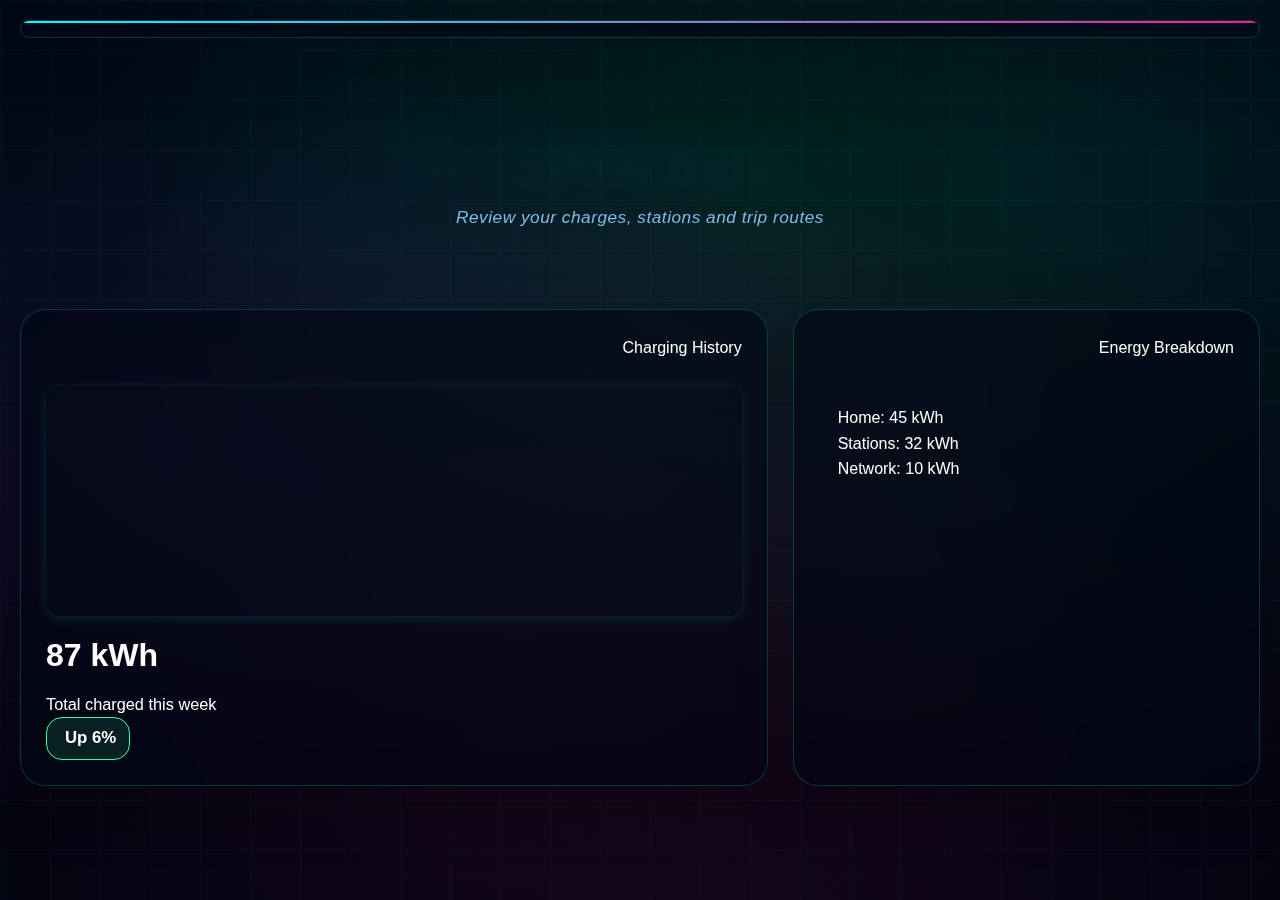
<file: history.html>
<!DOCTYPE html>
<html lang="en">
<head>
  <!-- (same head as index.html) -->
  <title>Electra - History</title>
  <link rel="stylesheet" href="styles.css">
  <!-- Font links ... -->
</head>
<body>
  <div class="cyber-grid"></div>
  <div class="ambient-light"></div>
  <div class="container">
    <header class="header">
      <!-- ... same header as index.html ... -->
    </header>
    <main>
      <div class="page-header">
        <h1 class="page-title">History & Charging Analytics</h1>
        <div class="page-subtitle">Review your charges, stations and trip routes</div>
      </div>
      <div class="dashboard-row">
        <div class="card" style="flex:2;">
          <div class="card-header"><i class="fas fa-chart-line"></i> Charging History</div>
          <div class="charts-section">
            <div class="chart-container"><canvas id="historyChart"></canvas></div>
          </div>
          <div class="overview-data">
            <h3>87 kWh</h3>
            <p>Total charged this week</p>
            <div class="trend positive"><i class="fa fa-arrow-up"></i> Up 6%</div>
          </div>
        </div>
        <div class="card" style="flex:1;">
          <div class="card-header"><i class="fas fa-bolt"></i> Energy Breakdown</div>
          <div style="padding:19px;">
            <ul style="list-style:none;padding:0;margin:0;">
              <li>Home: 45 kWh</li>
              <li>Stations: 32 kWh</li>
              <li>Network: 10 kWh</li>
            </ul>
          </div>
        </div>
      </div>
    </main>
    <!-- floating quick-actions ... -->
  </div>
  <script src="script.js"></script>
</body>
</html>
</file>
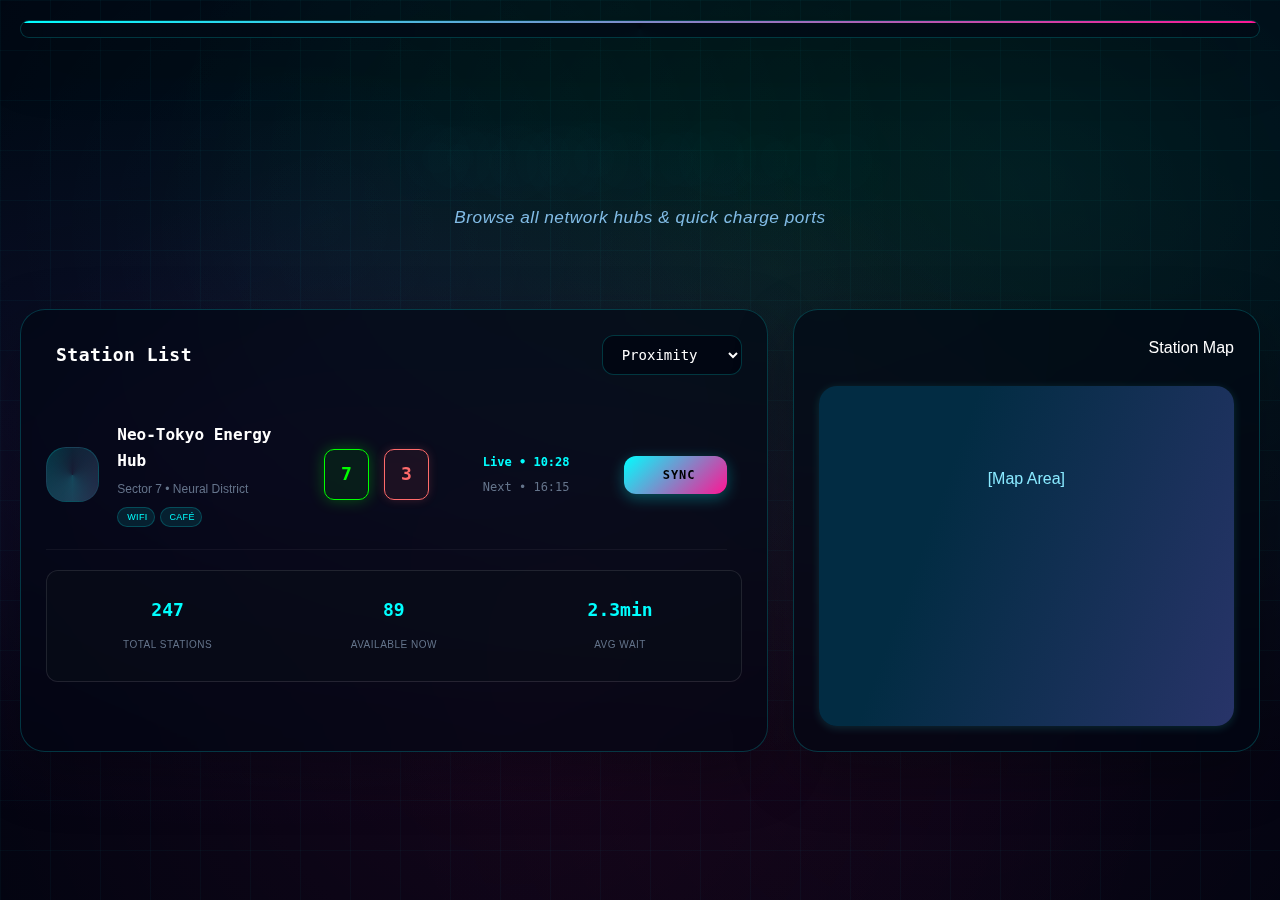
<file: stations.html>
<!DOCTYPE html>
<html lang="en">
<head>
  <!-- (same head, links, fonts as index.html) -->
  <meta charset="UTF-8">
  <meta name="viewport" content="width=device-width, initial-scale=1.0">
  <title>Electra - Stations</title>
  <link rel="stylesheet" href="styles.css">
  <!-- Font links ... -->
</head>
<body>
  <div class="cyber-grid"></div>
  <div class="ambient-light"></div>
  <div class="container">
    <!-- Header -->
    <!-- paste your header/nav/notifications/profile block here, unchanged -->
    <header class="header">
      <!-- ... same header as index.html ... -->
    </header>
    <main>
      <div class="page-header">
        <h1 class="page-title">Charging Station Directory</h1>
        <div class="page-subtitle">Browse all network hubs & quick charge ports</div>
      </div>
      <div class="dashboard-row">
        <div class="card station-network" style="flex:2;">
          <div class="card-header">
            <h3><i class="fas fa-charging-station"></i> Station List</h3>
            <div class="quantum-selector">
              <select class="cyber-dropdown" id="stationFilter">
                <option value="proximity">Proximity</option>
                <option value="highspeed">High Speed</option>
                <option value="favorites">Favorites</option>
              </select>
            </div>
          </div>
          <div class="network-container">
            <!-- Example station node -->
            <div class="station-node">
              <div class="station-info">
                <div class="station-avatar"><i class="fas fa-building"></i></div>
                <div class="station-data">
                  <h4>Neo-Tokyo Energy Hub</h4>
                  <p>Sector 7 • Neural District</p>
                  <div class="station-features">
                    <span class="feature-tag"><i class="fas fa-wifi"></i> WiFi</span>
                    <span class="feature-tag"><i class="fas fa-coffee"></i> Café</span>
                  </div>
                </div>
              </div>
              <div class="quantum-ports">
                <div class="port active">7</div>
                <div class="port inactive">3</div>
              </div>
              <div class="temporal-data">
                <div class="live-status">Live • 10:28</div>
                <div class="next-available">Next • 16:15</div>
              </div>
              <button class="sync-btn"><i class="fas fa-plug"></i> Sync</button>
            </div>
            <!-- Repeat for more stations... -->
          </div>
          <div class="network-summary">
            <div class="summary-item"><span class="summary-value">247</span><span class="summary-label">Total Stations</span></div>
            <div class="summary-item"><span class="summary-value">89</span><span class="summary-label">Available Now</span></div>
            <div class="summary-item"><span class="summary-value">2.3min</span><span class="summary-label">Avg Wait</span></div>
          </div>
        </div>
        <div class="card" style="flex:1;">
          <div class="card-header"><i class="fa fa-map-marked-alt"></i> Station Map</div>
          <div style="height:340px;border-radius:18px;background:linear-gradient(110deg,#022c43 30%,#283469 100%);box-shadow:0 2px 10px #31fff326;text-align:center;color:#89e9ff;padding:80px 0;">[Map Area]</div>
        </div>
      </div>
    </main>
    <!-- floating widgets and quick-actions (as per index.html) -->
  </div>
  <script src="script.js"></script>
</body>
</html>
</file>
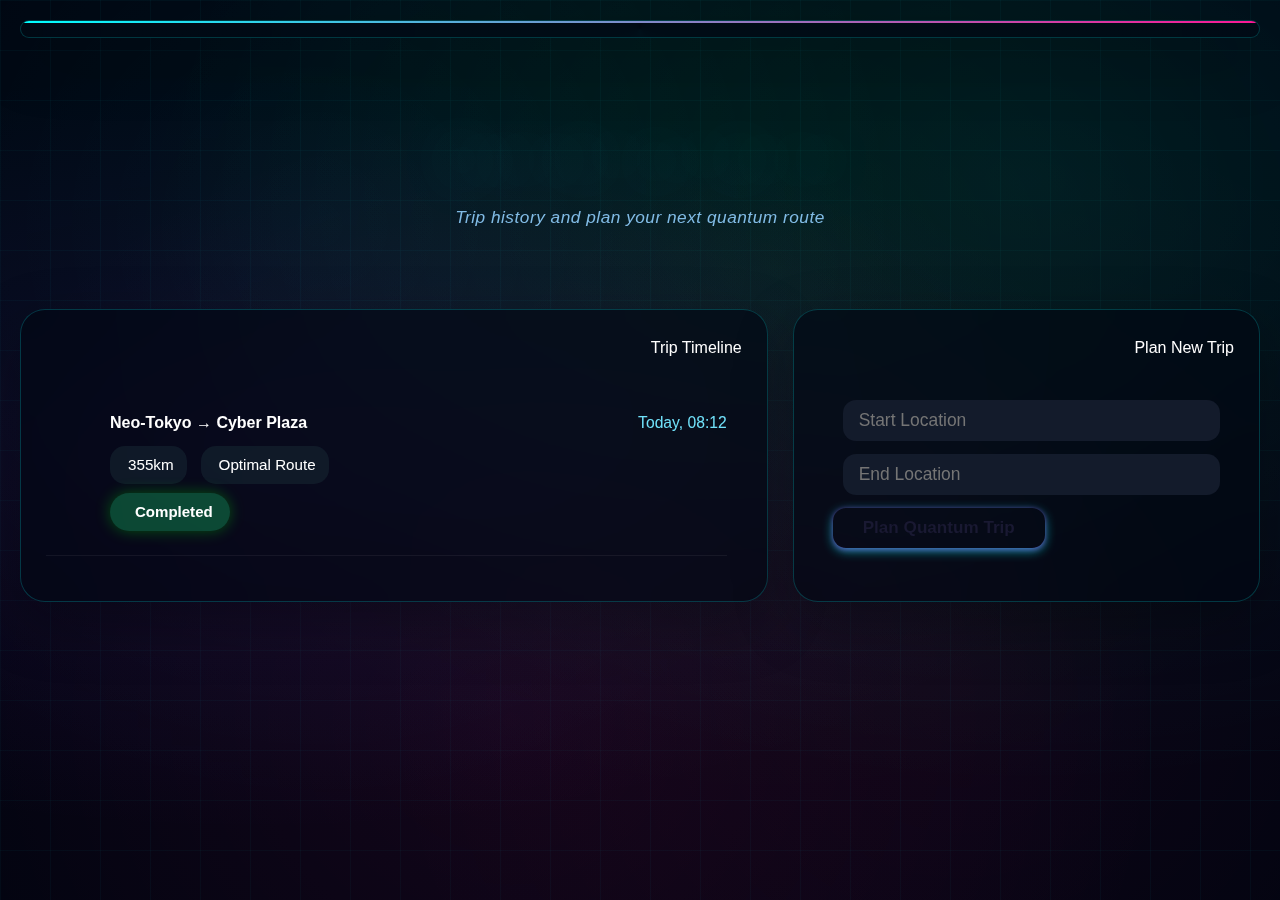
<file: trips.html>
<!DOCTYPE html>
<html lang="en">
<head>
  <!-- (same head, links) -->
  <title>Electra - My Trips</title>
  <link rel="stylesheet" href="styles.css">
  <!-- Font links ... -->
</head>
<body>
  <div class="cyber-grid"></div>
  <div class="ambient-light"></div>
  <div class="container">
    <header class="header">
      <!-- ... same header as index.html ... -->
    </header>
    <main>
      <div class="page-header">
        <h1 class="page-title">Quantum Trips Timeline</h1>
        <div class="page-subtitle">Trip history and plan your next quantum route</div>
      </div>
      <div class="dashboard-row">
        <div class="card" style="flex:2;">
          <div class="card-header"><i class="fas fa-route"></i> Trip Timeline</div>
          <div class="timeline-container">
            <!-- Example trip node -->
            <div class="timeline-item">
              <div class="timeline-marker completed"><i class="fas fa-check"></i></div>
              <div class="timeline-content">
                <div class="timeline-header">
                  <h4>Neo-Tokyo → Cyber Plaza</h4>
                  <span class="timeline-date">Today, 08:12</span>
                </div>
                <div class="timeline-details">
                  <span class="detail-item"><i class="fa fa-bolt"></i> 355km</span>
                  <span class="detail-item"><i class="fa fa-shield-alt"></i> Optimal Route</span>
                </div>
                <span class="timeline-status success"><i class="fa fa-check"></i> Completed</span>
              </div>
            </div>
            <!-- more timeline items ... -->
          </div>
        </div>
        <div class="card" style="flex:1;">
          <div class="card-header"><i class="fas fa-location-arrow"></i> Plan New Trip</div>
          <form id="tripPlannerForm" autocomplete="off" style="padding:14px;">
            <div class="input-group">
              <label><i class="fas fa-street-view start-marker"></i></label>
              <input type="text" class="cyber-input" placeholder="Start Location">
            </div>
            <div class="input-group">
              <label><i class="fas fa-flag end-marker"></i></label>
              <input type="text" class="cyber-input" placeholder="End Location">
            </div>
            <div class="input-group">
              <button class="plan-trip-btn" type="submit"><i class="fas fa-location-arrow"></i> Plan Quantum Trip</button>
            </div>
          </form>
        </div>
      </div>
    </main>
    <!-- floating quick-actions as needed -->
  </div>
  <script src="script.js"></script>
</body>
</html>
</file>
<file: styles.css>
/* ================================
   ELECTRA NEURAL DASHBOARD v2.0
   Complete Enhanced CSS System
   ================================ */

/* Reset and Base Configuration */
* {
    margin: 0;
    padding: 0;
    box-sizing: border-box;
}

::selection {
    background: rgba(0, 255, 255, 0.3);
    color: #ffffff;
}

::-webkit-scrollbar {
    width: 8px;
    height: 8px;
}

::-webkit-scrollbar-track {
    background: rgba(0, 5, 16, 0.5);
    border-radius: 4px;
}

::-webkit-scrollbar-thumb {
    background: linear-gradient(135deg, #00ffff, #ff1493);
    border-radius: 4px;
    transition: all 0.3s ease;
}

::-webkit-scrollbar-thumb:hover {
    background: linear-gradient(135deg, #ff1493, #8a2be2);
}

/* Root Variables */
:root {
    --primary-bg: #000510;
    --secondary-bg: rgba(0, 5, 16, 0.8);
    --card-bg: rgba(0, 5, 16, 0.6);
    --border-primary: rgba(0, 255, 255, 0.2);
    --border-active: rgba(0, 255, 255, 0.5);
    --text-primary: #ffffff;
    --text-secondary: #64748b;
    --accent-cyan: #00ffff;
    --accent-pink: #ff1493;
    --accent-purple: #8a2be2;
    --accent-green: #00ff00;
    --accent-orange: #ffa500;
    --accent-red: #ff6b6b;
    
    --gradient-primary: linear-gradient(135deg, #00ffff, #ff1493);
    --gradient-secondary: linear-gradient(135deg, #8a2be2, #ff1493);
    --gradient-success: linear-gradient(135deg, #00ff00, #32cd32);
    --gradient-warning: linear-gradient(135deg, #ffaa00, #ff6347);
    --gradient-error: linear-gradient(135deg, #ff6b6b, #ff4444);
    
    --font-primary: 'Inter', sans-serif;
    --font-mono: 'Orbitron', monospace;
    
    --shadow-glow: 0 0 20px rgba(0, 255, 255, 0.3);
    --shadow-intense: 0 0 40px rgba(0, 255, 255, 0.5);
    --shadow-card: 0 20px 60px rgba(0, 0, 0, 0.3);
    
    --border-radius: 20px;
    --border-radius-small: 12px;
    --border-radius-large: 25px;
    
    --transition-fast: 0.2s ease;
    --transition-normal: 0.3s ease;
    --transition-slow: 0.5s ease;
}

/* Body and HTML */
html {
    scroll-behavior: smooth;
    font-size: 16px;
}

body {
    font-family: var(--font-primary);
    background: var(--primary-bg);
    color: var(--text-primary);
    min-height: 100vh;
    position: relative;
    overflow-x: hidden;
    line-height: 1.6;
    -webkit-font-smoothing: antialiased;
    -moz-osx-font-smoothing: grayscale;
}

/* Enhanced Background System */
.cyber-grid {
    position: fixed;
    top: 0;
    left: 0;
    width: 100%;
    height: 100%;
    background-image: 
        linear-gradient(rgba(0, 255, 255, 0.03) 1px, transparent 1px),
        linear-gradient(90deg, rgba(0, 255, 255, 0.03) 1px, transparent 1px),
        radial-gradient(circle at 25% 25%, rgba(0, 255, 255, 0.05) 0%, transparent 50%),
        radial-gradient(circle at 75% 75%, rgba(255, 20, 147, 0.05) 0%, transparent 50%);
    background-size: 50px 50px, 50px 50px, 100% 100%, 100% 100%;
    z-index: -2;
    animation: gridPulse 8s ease-in-out infinite alternate;
}

.ambient-light {
    position: fixed;
    top: 0;
    left: 0;
    width: 100%;
    height: 100%;
    background: 
        radial-gradient(ellipse at 20% 50%, rgba(138, 43, 226, 0.1) 0%, transparent 60%),
        radial-gradient(ellipse at 80% 20%, rgba(0, 255, 255, 0.08) 0%, transparent 60%),
        radial-gradient(ellipse at 40% 80%, rgba(255, 20, 147, 0.08) 0%, transparent 60%),
        radial-gradient(ellipse at 60% 30%, rgba(0, 255, 0, 0.05) 0%, transparent 60%);
    z-index: -1;
    animation: ambientShift 12s ease-in-out infinite alternate;
}

/* Neural Particles */
.neural-particles {
    position: fixed;
    top: 0;
    left: 0;
    width: 100%;
    height: 100%;
    pointer-events: none;
    z-index: 0;
}

.neural-particle {
    position: absolute;
    border-radius: 50%;
    filter: blur(0.5px);
}

/* Core Animations */
@keyframes gridPulse {
    0% { opacity: 0.2; transform: scale(1); }
    50% { opacity: 0.4; transform: scale(1.02); }
    100% { opacity: 0.3; transform: scale(1); }
}

@keyframes ambientShift {
    0% { transform: scale(1) rotate(0deg); opacity: 0.8; }
    33% { transform: scale(1.1) rotate(1deg); opacity: 1; }
    66% { transform: scale(0.95) rotate(-0.5deg); opacity: 0.9; }
    100% { transform: scale(1.05) rotate(0.5deg); opacity: 0.8; }
}

@keyframes neuralFloat {
    0%, 100% { 
        transform: translateY(0px) translateX(0px) rotate(0deg); 
        opacity: 0.3; 
    }
    25% { 
        transform: translateY(-20px) translateX(10px) rotate(90deg); 
        opacity: 0.8; 
    }
    50% { 
        transform: translateY(-40px) translateX(-5px) rotate(180deg); 
        opacity: 1; 
    }
    75% { 
        transform: translateY(-20px) translateX(-10px) rotate(270deg); 
        opacity: 0.6; 
    }
}

/* Container */
.container {
    max-width: 1600px;
    margin: 0 auto;
    padding: 20px;
    position: relative;
    z-index: 1;
}

/* Header System */
.header {
    display: flex;
    justify-content: space-between;
    align-items: center;
    padding: 8px 6px;
    margin-bottom: 30px;
    background: var(--secondary-bg);
    border: 1px solid var(--border-primary);
    border-radius: var(--border-radius);
    backdrop-filter: blur(20px);
    position: relative;
    overflow: hidden;
    box-shadow: var(--shadow-card);
}

.header::before {
    content: '';
    position: absolute;
    top: 0;
    left: 0;
    right: 0;
    height: 2px;
    background: var(--gradient-primary);
    animation: scanline 4s linear infinite;
}

.header::after {
    content: '';
    position: absolute;
    top: -50%;
    left: -50%;
    width: 200%;
    height: 200%;
    background: conic-gradient(from 0deg, transparent, rgba(0, 255, 255, 0.03), transparent);
    animation: headerRotate 20s linear infinite;
    pointer-events: none;
}

@keyframes scanline {
    0% { transform: translateX(-100%); opacity: 0; }
    50% { opacity: 1; }
    100% { transform: translateX(100%); opacity: 0; }
}

@keyframes headerRotate {
    0% { transform: rotate(0deg); }
    100% { transform: rotate(360deg); }
}

/* Logo System */
.logo {
    display: flex;
    align-items: center;
    gap: 15px;
    position: relative;
    z-index: 2;
}

.logo-icon {
    width: 55px;
    height: 55px;
    background: var(--gradient-primary);
    border-radius: 15px;
    display: flex;
    align-items: center;
    justify-content: center;
    font-size: 26px;
    color: #000000;
    position: relative;
    overflow: hidden;
    box-shadow: var(--shadow-glow);
}

.logo-icon::before {
    content: '';
    position: absolute;
    top: -50%;
    left: -50%;
    width: 200%;
    height: 200%;
    background: linear-gradient(45deg, transparent, rgba(255, 255, 255, 0.2), transparent);
    animation: logoShimmer 3s ease-in-out infinite;
}

.energy-pulse {
    position: absolute;
    top: -8px;
    left: -8px;
    right: -8px;
    bottom: -8px;
    border: 3px solid transparent;
    border-top-color: var(--accent-cyan);
    border-right-color: var(--accent-pink);
    border-radius: 18px;
    animation: energyPulse 2s ease-in-out infinite;
}

@keyframes logoShimmer {
    0%, 100% { transform: translateX(-100%) rotate(45deg); opacity: 0; }
    50% { transform: translateX(100%) rotate(45deg); opacity: 1; }
}

@keyframes energyPulse {
    0%, 100% { 
        transform: scale(1) rotate(0deg); 
        opacity: 1; 
        border-width: 3px; 
    }
    50% { 
        transform: scale(1.15) rotate(180deg); 
        opacity: 0.7; 
        border-width: 1px; 
    }
}

.logo-text {
    font-family: var(--font-mono);
    font-size: 32px;
    font-weight: 900;
    background: var(--gradient-primary);
    -webkit-background-clip: text;
    -webkit-text-fill-color: transparent;
    background-clip: text;
    text-shadow: 0 0 30px rgba(0, 255, 255, 0.5);
    letter-spacing: 2px;
    position: relative;
}

.logo-text::after {
    content: '';
    position: absolute;
    top: 0;
    left: 0;
    right: 0;
    bottom: 0;
    background: var(--gradient-secondary);
    -webkit-background-clip: text;
    -webkit-text-fill-color: transparent;
    background-clip: text;
    opacity: 0;
    animation: logoColorShift 6s ease-in-out infinite alternate;
}

@keyframes logoColorShift {
    0%, 100% { opacity: 0; }
    50% { opacity: 1; }
}

.version-tag {
    background: rgba(0, 255, 255, 0.15);
    border: 1px solid var(--accent-cyan);
    border-radius: 12px;
    padding: 6px 12px;
    font-size: 11px;
    font-weight: 700;
    color: var(--accent-cyan);
    font-family: var(--font-mono);
    text-transform: uppercase;
    letter-spacing: 1px;
    box-shadow: 0 0 15px rgba(0, 255, 255, 0.3);
    animation: versionGlow 3s ease-in-out infinite alternate;
}

@keyframes versionGlow {
    0% { box-shadow: 0 0 15px rgba(0, 255, 255, 0.3); }
    100% { box-shadow: 0 0 25px rgba(0, 255, 255, 0.6); }
}

/* Navigation System */
.nav-menu {
    display: flex;
    gap: 8px;
    position: relative;
    z-index: 2;
}

.nav-item {
    display: flex;
    align-items: center;
    gap: 10px;
    color: var(--text-secondary);
    text-decoration: none;
    padding: 14px 20px;
    border-radius: var(--border-radius-small);
    transition: all var(--transition-normal);
    position: relative;
    background: rgba(255, 255, 255, 0.02);
    border: 1px solid transparent;
    font-weight: 500;
    overflow: hidden;
}

.nav-item::before {
    content: '';
    position: absolute;
    top: 0;
    left: 0;
    right: 0;
    bottom: 0;
    border-radius: var(--border-radius-small);
    padding: 1px;
    background: linear-gradient(135deg, transparent, rgba(0, 255, 255, 0.3), transparent);
    -webkit-mask: linear-gradient(#fff 0 0) content-box, linear-gradient(#fff 0 0);
    -webkit-mask-composite: exclude;
    opacity: 0;
    transition: opacity var(--transition-normal);
}

.nav-item::after {
    content: '';
    position: absolute;
    top: 50%;
    left: 50%;
    width: 0;
    height: 0;
    background: radial-gradient(circle, rgba(0, 255, 255, 0.2) 0%, transparent 70%);
    border-radius: 50%;
    transform: translate(-50%, -50%);
    transition: all var(--transition-normal);
}

.nav-item.active,
.nav-item:hover {
    color: var(--text-primary);
    background: rgba(0, 255, 255, 0.08);
    border-color: var(--border-primary);
    box-shadow: var(--shadow-glow);
    transform: translateY(-2px);
}

.nav-item.active::before,
.nav-item:hover::before {
    opacity: 1;
}

.nav-item.active::after,
.nav-item:hover::after {
    width: 120px;
    height: 120px;
}

.nav-item.active {
    background: rgba(0, 255, 255, 0.12);
    border-color: var(--border-active);
    box-shadow: var(--shadow-intense);
}

.nav-glow {
    position: absolute;
    top: 0;
    left: 0;
    right: 0;
    bottom: 0;
    background: var(--gradient-primary);
    border-radius: var(--border-radius-small);
    opacity: 0;
    transition: opacity var(--transition-normal);
    z-index: -1;
}

.nav-item:hover .nav-glow {
    opacity: 0.1;
}

.nav-icon {
    font-size: 18px;
    width: 22px;
    text-align: center;
    transition: all var(--transition-normal);
}

.nav-item:hover .nav-icon {
    transform: scale(1.1);
    color: var(--accent-cyan);
}

.nav-item span {
    /* font-weight: 600; */
    /* letter-spacing: 0.5px; */
    font-size: 10px;
}

/* Header Actions */
.header-actions {
    display: flex;
    align-items: center;
    gap: 20px;
    position: relative;
    z-index: 2;
}

/* Search System */
.search-container {
    position: relative;
    display: flex;
    align-items: center;
}

.search-icon {
    position: absolute;
    left: 15px;
    top: 50%;
    transform: translateY(-50%);
    color: var(--text-secondary);
    z-index: 2;
    font-size: 14px;
    transition: all var(--transition-normal);
}

.cyber-search {
    background: var(--secondary-bg);
    border: 1px solid var(--border-primary);
    border-radius: 25px;
    padding: 12px 20px 12px 45px;
    color: var(--text-primary);
    font-size: 14px;
    width: 280px;
    transition: all var(--transition-normal);
    font-family: var(--font-primary);
}

.cyber-search::placeholder {
    color: var(--text-secondary);
    font-style: italic;
}

.cyber-search:focus {
    outline: none;
    border-color: var(--accent-cyan);
    box-shadow: var(--shadow-glow);
    width: 320px;
}

.search-container.focused .search-icon {
    color: var(--accent-cyan);
    transform: translateY(-50%) scale(1.1);
}

.search-glow {
    position: absolute;
    top: 0;
    left: 0;
    right: 0;
    bottom: 0;
    border-radius: 25px;
    background: var(--gradient-primary);
    opacity: 0;
    transition: opacity var(--transition-normal);
    z-index: -1;
}

.search-container.focused .search-glow {
    opacity: 0.1;
    animation: searchGlow 2s ease-in-out infinite;
}

@keyframes searchGlow {
    0%, 100% { 
        transform: scale(1); 
        opacity: 0.1; 
    }
    50% { 
        transform: scale(1.05); 
        opacity: 0.2; 
    }
}

/* Notification System */
.notification-center {
    position: relative;
    cursor: pointer;
    transition: all var(--transition-normal);
}

.notification-icon {
    font-size: 20px;
    padding: 12px;
    border-radius: 12px;
    background: rgba(255, 255, 255, 0.05);
    transition: all var(--transition-normal);
    color: var(--text-secondary);
    border: 1px solid transparent;
}

.notification-center:hover .notification-icon {
    background: rgba(0, 255, 255, 0.1);
    color: var(--accent-cyan);
    border-color: var(--border-primary);
    transform: scale(1.05);
}

.notification-badge {
    position: absolute;
    top: -2px;
    right: -2px;
    width: 22px;
    height: 22px;
    background: var(--gradient-error);
    border-radius: 50%;
    font-size: 11px;
    display: flex;
    align-items: center;
    justify-content: center;
    font-weight: 700;
    color: #ffffff;
    animation: badgePulse 2s ease-in-out infinite;
    font-family: var(--font-mono);
    box-shadow: 0 0 10px rgba(255, 107, 107, 0.5);
}

@keyframes badgePulse {
    0%, 100% { transform: scale(1); }
    50% { transform: scale(1.2); }
}

.notification-dropdown {
    position: absolute;
    top: calc(100% + 15px);
    right: 0;
    width: 380px;
    max-height: 500px;
    background: var(--card-bg);
    border: 1px solid var(--border-primary);
    border-radius: var(--border-radius);
    backdrop-filter: blur(25px);
    box-shadow: 0 25px 80px rgba(0, 0, 0, 0.6);
    z-index: 10000;
    opacity: 0;
    transform: translateY(-15px) scale(0.95);
    transition: all var(--transition-normal);
    pointer-events: none;
    overflow: hidden;
}

.notification-dropdown.show {
    opacity: 1;
    transform: translateY(0) scale(1);
    pointer-events: all;
}

.notification-dropdown::before {
    content: '';
    position: absolute;
    top: -8px;
    right: 20px;
    width: 16px;
    height: 16px;
    background: var(--card-bg);
    border: 1px solid var(--border-primary);
    border-bottom: none;
    border-right: none;
    transform: rotate(45deg);
}

.notification-header {
    display: flex;
    justify-content: space-between;
    align-items: center;
    padding: 20px;
    border-bottom: 2px solid rgba(0, 255, 255, 0.1);
    background: rgba(0, 255, 255, 0.02);
}

.notification-header h4 {
    color: var(--text-primary);
    font-family: var(--font-mono);
    margin: 0;
    font-size: 16px;
    font-weight: 600;
}

.clear-all-btn {
    background: transparent;
    border: 1px solid var(--border-primary);
    color: var(--accent-cyan);
    padding: 6px 12px;
    border-radius: 8px;
    font-size: 11px;
    cursor: pointer;
    transition: all var(--transition-normal);
    font-weight: 600;
    text-transform: uppercase;
    letter-spacing: 0.5px;
}

.clear-all-btn:hover {
    background: rgba(0, 255, 255, 0.1);
    box-shadow: 0 0 10px rgba(0, 255, 255, 0.3);
    transform: translateY(-1px);
}

.notification-item {
    display: flex;
    align-items: flex-start;
    gap: 15px;
    padding: 18px 20px;
    border-bottom: 1px solid rgba(255, 255, 255, 0.05);
    transition: all var(--transition-normal);
    position: relative;
    overflow: hidden;
}

.notification-item::before {
    content: '';
    position: absolute;
    left: 0;
    top: 0;
    bottom: 0;
    width: 3px;
    background: var(--gradient-primary);
    transform: translateX(-3px);
    transition: transform var(--transition-normal);
}

.notification-item:hover {
    background: rgba(255, 255, 255, 0.03);
}

.notification-item:hover::before {
    transform: translateX(0);
}

.notification-icon-small {
    width: 35px;
    height: 35px;
    border-radius: 50%;
    display: flex;
    align-items: center;
    justify-content: center;
    font-size: 16px;
    flex-shrink: 0;
    position: relative;
    overflow: hidden;
}

.notification-icon-small::before {
    content: '';
    position: absolute;
    top: -50%;
    left: -50%;
    width: 200%;
    height: 200%;
    background: linear-gradient(45deg, transparent, rgba(255, 255, 255, 0.1), transparent);
    animation: iconShimmer 3s ease-in-out infinite;
}

@keyframes iconShimmer {
    0%, 100% { transform: rotate(0deg) scale(0); opacity: 0; }
    50% { transform: rotate(180deg) scale(1); opacity: 1; }
}

.notification-icon-small.success {
    background: rgba(0, 255, 0, 0.15);
    color: var(--accent-green);
    border: 1px solid rgba(0, 255, 0, 0.3);
}

.notification-icon-small.warning {
    background: rgba(255, 170, 0, 0.15);
    color: var(--accent-orange);
    border: 1px solid rgba(255, 170, 0, 0.3);
}

.notification-icon-small.info {
    background: rgba(0, 255, 255, 0.15);
    color: var(--accent-cyan);
    border: 1px solid rgba(0, 255, 255, 0.3);
}

.notification-content {
    flex: 1;
}

.notification-content h5 {
    color: var(--text-primary);
    font-size: 14px;
    margin: 0 0 5px 0;
    font-weight: 600;
    font-family: var(--font-mono);
}

.notification-content p {
    color: var(--text-secondary);
    font-size: 13px;
    margin: 0 0 8px 0;
    line-height: 1.4;
}

.notification-time {
    color: var(--text-secondary);
    font-size: 11px;
    font-style: italic;
}

/* AI Assistant */
.ai-assistant {
    position: relative;
    cursor: pointer;
    transition: all var(--transition-normal);
}

.ai-icon {
    font-size: 22px;
    padding: 12px;
    border-radius: 12px;
    background: rgba(138, 43, 226, 0.1);
    transition: all var(--transition-normal);
    color: var(--accent-purple);
    border: 1px solid rgba(138, 43, 226, 0.3);
}

.ai-assistant:hover .ai-icon {
    background: rgba(138, 43, 226, 0.2);
    transform: scale(1.05) rotate(5deg);
    box-shadow: 0 0 20px rgba(138, 43, 226, 0.4);
}

.ai-status {
    position: absolute;
    top: 8px;
    right: 8px;
    width: 10px;
    height: 10px;
    border-radius: 50%;
    background: var(--accent-green);
    border: 2px solid var(--primary-bg);
}

.ai-status.active {
    animation: statusBlink 2s ease-in-out infinite alternate;
    box-shadow: 0 0 8px rgba(0, 255, 0, 0.6);
}

@keyframes statusBlink {
    0% { opacity: 1; transform: scale(1); }
    100% { opacity: 0.4; transform: scale(0.8); }
}

.ai-tooltip {
    position: absolute;
    bottom: -45px;
    left: 50%;
    transform: translateX(-50%);
    background: rgba(0, 0, 0, 0.95);
    color: var(--text-primary);
    padding: 8px 12px;
    border-radius: 8px;
    font-size: 11px;
    white-space: nowrap;
    opacity: 0;
    pointer-events: none;
    transition: all var(--transition-normal);
    font-weight: 500;
    border: 1px solid var(--border-primary);
}

.ai-tooltip::before {
    content: '';
    position: absolute;
    top: -6px;
    left: 50%;
    transform: translateX(-50%);
    width: 0;
    height: 0;
    border-left: 6px solid transparent;
    border-right: 6px solid transparent;
    border-bottom: 6px solid rgba(0, 0, 0, 0.95);
}

.ai-assistant:hover .ai-tooltip {
    opacity: 1;
}

/* Profile Zone */
.profile-zone {
    display: flex;
    align-items: center;
    gap: 12px;
    cursor: pointer;
    /* padding: 8px; */
    border-radius: var(--border-radius-small);
    transition: all var(--transition-normal);
}

.profile-zone:hover {
    background: rgba(255, 255, 255, 0.05);
}

.profile-avatar {
    position: relative;
}

.profile-avatar img {
    width: 45px;
    height: 45px;
    border-radius: 50%;
    border: 2px solid var(--accent-cyan);
    transition: all var(--transition-normal);
}

.profile-zone:hover .profile-avatar img {
    border-color: var(--accent-pink);
    box-shadow: 0 0 15px rgba(255, 20, 147, 0.4);
}

.status-ring {
    position: absolute;
    top: -3px;
    left: -3px;
    right: -3px;
    bottom: -3px;
    border: 2px solid transparent;
    border-top-color: var(--accent-pink);
    border-right-color: var(--accent-cyan);
    border-radius: 50%;
    animation: ringRotate 4s linear infinite;
}

@keyframes ringRotate {
    0% { transform: rotate(0deg); }
    100% { transform: rotate(360deg); }
}

.profile-info {
    display: flex;
    flex-direction: column;
    gap: 2px;
}

.username {
    font-family: var(--font-mono);
    font-weight: 600;
    font-size: 14px;
    color: var(--accent-cyan);
    letter-spacing: 0.5px;
}

.energy-level {
    font-size: 12px;
    color: var(--text-secondary);
}

/* Dashboard Layout System */
.dashboard {
    display: flex;
    flex-direction: column;
    gap: 35px;
}

.dashboard-row {
    display: grid;
    /* grid-template-columns: repeat(3, 1fr); */
    gap: 30px;
}

.dashboard-row:last-child {
    grid-template-columns: 1.6fr 1fr;
}

/* Card System */
.card {
    background: var(--card-bg);
    border: 1px solid var(--border-primary);
    border-radius: var(--border-radius-large);
    padding: 30px;
    backdrop-filter: blur(25px);
    position: relative;
    overflow: hidden;
    transition: all var(--transition-normal);
    box-shadow: var(--shadow-card);
}

.card::before {
    content: '';
    position: absolute;
    top: 0;
    left: -100%;
    width: 100%;
    height: 100%;
    background: linear-gradient(90deg, transparent, rgba(0, 255, 255, 0.08), transparent);
    transition: left 0.8s ease;
}

.card::after {
    content: '';
    position: absolute;
    top: 0;
    left: 0;
    right: 0;
    height: 2px;
    background: var(--gradient-primary);
    opacity: 0;
    transition: opacity var(--transition-normal);
}

.card:hover {
    transform: translateY(-8px);
    border-color: var(--border-active);
    box-shadow: 0 25px 80px rgba(0, 255, 255, 0.15);
}

.card:hover::before {
    left: 100%;
}

.card:hover::after {
    opacity: 1;
}

.card-header {
    display: flex;
    justify-content: space-between;
    align-items: center;
    margin-bottom: 25px;
    position: relative;
}

.card-header h3 {
    font-size: 18px;
    font-weight: 600;
    color: var(--text-primary);
    font-family: var(--font-mono);
    display: flex;
    align-items: center;
    gap: 10px;
    letter-spacing: 0.5px;
}

.card-header h3 i {
    color: var(--accent-cyan);
    font-size: 20px;
}

/* Quantum Dropdown System */
.quantum-selector {
    position: relative;
}

.cyber-dropdown {
    background: var(--secondary-bg);
    border: 1px solid var(--border-primary);
    border-radius: var(--border-radius-small);
    color: var(--text-primary);
    padding: 10px 15px;
    font-size: 14px;
    font-family: var(--font-mono);
    cursor: pointer;
    transition: all var(--transition-normal);
    min-width: 140px;
}

.cyber-dropdown:focus {
    outline: none;
    border-color: var(--accent-cyan);
    box-shadow: var(--shadow-glow);
}

.cyber-dropdown:hover {
    background: rgba(0, 255, 255, 0.05);
    border-color: var(--border-active);
}

/* Vehicle Hub System */
.vehicle-hub {
    position: relative;
}

.holographic-display {
    display: flex;
    justify-content: center;
    align-items: center;
    margin: 30px 0;
    position: relative;
    height: 220px;
    background: linear-gradient(135deg, rgba(0, 255, 255, 0.02), rgba(255, 20, 147, 0.02));
    border-radius: var(--border-radius);
    border: 1px solid rgba(0, 255, 255, 0.1);
}

.vehicle-hologram {
    position: relative;
    display: flex;
    align-items: center;
    gap: 50px;
    transform-style: preserve-3d;
}

.holo-car {
    position: relative;
    animation: carHover 4s ease-in-out infinite alternate;
}

@keyframes carHover {
    0%, 100% { transform: translateY(0px) rotateX(0deg); }
    50% { transform: translateY(-5px) rotateX(2deg); }
}

.car-mesh {
    position: relative;
    width: 160px;
    height: 90px;
}

.car-body {
    width: 100%;
    height: 65%;
    background: linear-gradient(135deg, #00ffff, #ff1493);
    border-radius: 25px 25px 12px 12px;
    position: relative;
    box-shadow: 
        0 0 30px rgba(0, 255, 255, 0.4),
        inset 0 -5px 20px rgba(0, 0, 0, 0.3);
    animation: carBodyGlow 3s ease-in-out infinite alternate;
}

@keyframes carBodyGlow {
    0% { 
        box-shadow: 
            0 0 30px rgba(0, 255, 255, 0.4),
            inset 0 -5px 20px rgba(0, 0, 0, 0.3);
        filter: hue-rotate(0deg);
    }
    100% { 
        box-shadow: 
            0 0 40px rgba(255, 20, 147, 0.6),
            inset 0 -5px 20px rgba(0, 0, 0, 0.3);
        filter: hue-rotate(20deg);
    }
}

.car-windows {
    position: absolute;
    top: 12px;
    left: 20px;
    right: 20px;
    height: 25px;
    background: linear-gradient(135deg, rgba(0, 255, 255, 0.4), rgba(255, 255, 255, 0.2));
    border-radius: 15px;
    backdrop-filter: blur(5px);
    border: 1px solid rgba(255, 255, 255, 0.3);
}

.wheel-assembly {
    position: absolute;
    bottom: -5px;
    display: flex;
    justify-content: space-between;
    width: 100%;
    padding: 0 25px;
}

.wheel {
    width: 28px;
    height: 28px;
    background: radial-gradient(circle at 30% 30%, #666, #333, #000);
    border-radius: 50%;
    border: 3px solid var(--accent-cyan);
    animation: wheelSpin 2s linear infinite, wheelGlow 3s ease-in-out infinite alternate;
    box-shadow: 0 0 15px rgba(0, 255, 255, 0.5);
    position: relative;
}

.wheel::before {
    content: '';
    position: absolute;
    top: 50%;
    left: 50%;
    width: 8px;
    height: 8px;
    background: var(--accent-cyan);
    border-radius: 50%;
    transform: translate(-50%, -50%);
    box-shadow: 0 0 5px var(--accent-cyan);
}

@keyframes wheelSpin {
    from { transform: rotate(0deg); }
    to { transform: rotate(360deg); }
}

@keyframes wheelGlow {
    0% { 
        border-color: var(--accent-cyan);
        box-shadow: 0 0 15px rgba(0, 255, 255, 0.5);
    }
    100% { 
        border-color: var(--accent-pink);
        box-shadow: 0 0 25px rgba(255, 20, 147, 0.8);
    }
}

.energy-flow {
    position: absolute;
    top: 50%;
    left: 50%;
    width: 130%;
    height: 4px;
    background: linear-gradient(90deg, 
        transparent, 
        var(--accent-cyan), 
        var(--accent-pink), 
        var(--accent-purple),
        transparent
    );
    transform: translate(-50%, -50%);
    border-radius: 2px;
    animation: energyFlow 2.5s ease-in-out infinite;
    opacity: 0.8;
}

@keyframes energyFlow {
    0%, 100% { 
        opacity: 0.4; 
        transform: translate(-50%, -50%) scaleX(1);
    }
    50% { 
        opacity: 1; 
        transform: translate(-50%, -50%) scaleX(1.1);
    }
}

.scan-lines {
    position: absolute;
    top: 0;
    left: 0;
    right: 0;
    bottom: 0;
    background: repeating-linear-gradient(
        0deg,
        transparent,
        transparent 2px,
        rgba(0, 255, 255, 0.05) 2px,
        rgba(0, 255, 255, 0.05) 4px
    );
    animation: scanMove 4s linear infinite;
    pointer-events: none;
}

@keyframes scanMove {
    0% { transform: translateY(-100%); opacity: 0; }
    50% { opacity: 1; }
    100% { transform: translateY(100%); opacity: 0; }
}

.battery-core {
    display: flex;
    flex-direction: column;
    align-items: center;
    position: relative;
}

.core-rings {
    position: relative;
    width: 90px;
    height: 90px;
}

.ring {
    position: absolute;
    border: 2px solid rgba(0, 255, 255, 0.3);
    border-radius: 50%;
    animation: ringPulse 4s ease-in-out infinite;
}

.ring:nth-child(1) {
    width: 90px;
    height: 90px;
    top: 0;
    left: 0;
    animation-delay: 0s;
}

.ring:nth-child(2) {
    width: 65px;
    height: 65px;
    top: 12.5px;
    left: 12.5px;
    animation-delay: 0.8s;
}

.ring:nth-child(3) {
    width: 40px;
    height: 40px;
    top: 25px;
    left: 25px;
    animation-delay: 1.6s;
}

@keyframes ringPulse {
    0%, 100% { 
        border-color: rgba(0, 255, 255, 0.3); 
        transform: scale(1); 
        opacity: 1;
    }
    25% { 
        border-color: rgba(255, 20, 147, 0.6); 
        transform: scale(1.05); 
        opacity: 0.8;
    }
    50% { 
        border-color: rgba(138, 43, 226, 0.8); 
        transform: scale(1.1); 
        opacity: 0.6;
    }
    75% { 
        border-color: rgba(0, 255, 0, 0.6); 
        transform: scale(1.05); 
        opacity: 0.8;
    }
}

.power-level {
    position: absolute;
    top: 50%;
    left: 50%;
    transform: translate(-50%, -50%);
    font-family: var(--font-mono);
    font-size: 18px;
    font-weight: 700;
    color: var(--accent-cyan);
    text-shadow: 0 0 15px rgba(0, 255, 255, 0.8);
    animation: powerLevelGlow 3s ease-in-out infinite alternate;
}

@keyframes powerLevelGlow {
    0% { 
        color: var(--accent-cyan);
        text-shadow: 0 0 15px rgba(0, 255, 255, 0.8);
    }
    100% { 
        color: var(--accent-pink);
        text-shadow: 0 0 20px rgba(255, 20, 147, 1);
    }
}

/* Vehicle Status Indicators */
.vehicle-status-indicators {
    display: flex;
    justify-content: space-between;
    gap: 12px;
    margin: 20px 0;
}

.status-indicator {
    display: flex;
    align-items: center;
    gap: 6px;
    padding: 10px 14px;
    background: rgba(255, 255, 255, 0.03);
    border: 1px solid rgba(255, 255, 255, 0.1);
    border-radius: 20px;
    font-size: 12px;
    color: var(--text-secondary);
    transition: all var(--transition-normal);
    flex: 1;
    justify-content: center;
    position: relative;
    overflow: hidden;
}

.status-indicator::before {
    content: '';
    position: absolute;
    top: 0;
    left: -100%;
    width: 100%;
    height: 100%;
    background: linear-gradient(90deg, transparent, rgba(255, 255, 255, 0.1), transparent);
    transition: left 0.6s ease;
}

.status-indicator:hover::before {
    left: 100%;
}

.status-indicator.connected {
    border-color: rgba(0, 255, 0, 0.4);
    color: var(--accent-green);
    background: rgba(0, 255, 0, 0.05);
}

.status-indicator.charging {
    border-color: rgba(255, 170, 0, 0.4);
    color: var(--accent-orange);
    background: rgba(255, 170, 0, 0.05);
}

.status-indicator.idle {
    border-color: var(--border-primary);
    color: var(--accent-cyan);
    background: rgba(0, 255, 255, 0.05);
}

.status-indicator i {
    font-size: 14px;
}

/* Neural Stats */
.neural-stats {
    display: flex;
    justify-content: space-between;
    gap: 20px;
    margin: 25px 0;
}

.stat-module {
    display: flex;
    align-items: center;
    gap: 15px;
    flex: 1;
    background: rgba(0, 255, 255, 0.03);
    border: 1px solid var(--border-primary);
    border-radius: var(--border-radius);
    padding: 18px;
    transition: all var(--transition-normal);
    position: relative;
    overflow: hidden;
}

.stat-module::before {
    content: '';
    position: absolute;
    top: 0;
    left: 0;
    width: 100%;
    height: 2px;
    background: var(--gradient-primary);
    transform: translateX(-100%);
    transition: transform 0.6s ease;
}

.stat-module:hover {
    background: rgba(0, 255, 255, 0.08);
    border-color: var(--border-active);
    transform: translateY(-2px);
}

.stat-module:hover::before {
    transform: translateX(0);
}

.stat-icon {
    font-size: 28px;
    width: 50px;
    height: 50px;
    display: flex;
    align-items: center;
    justify-content: center;
    background: linear-gradient(135deg, var(--accent-pink), var(--accent-purple));
    border-radius: var(--border-radius-small);
    color: #ffffff;
    box-shadow: 0 0 20px rgba(255, 20, 147, 0.3);
    animation: iconFloat 3s ease-in-out infinite alternate;
}

@keyframes iconFloat {
    0%, 100% { transform: translateY(0px); }
    50% { transform: translateY(-3px); }
}

.stat-data {
    display: flex;
    flex-direction: column;
    gap: 3px;
    flex: 1;
}

.stat-value {
    font-size: 22px;
    font-weight: 700;
    color: var(--text-primary);
    font-family: var(--font-mono);
    line-height: 1;
}

.stat-label {
    font-size: 12px;
    color: var(--text-secondary);
    text-transform: uppercase;
    letter-spacing: 0.5px;
    font-weight: 500;
}

.stat-unit {
    font-size: 14px;
    color: var(--accent-cyan);
    font-weight: 600;
    font-family: var(--font-mono);
}

/* Vehicle Controls */
.vehicle-controls {
    display: flex;
    justify-content: space-between;
    gap: 12px;
    margin-top: 25px;
}

.control-btn {
    flex: 1;
    background: rgba(255, 255, 255, 0.03);
    border: 1px solid rgba(255, 255, 255, 0.1);
    color: var(--text-primary);
    padding: 12px 8px;
    border-radius: var(--border-radius-small);
    cursor: pointer;
    transition: all var(--transition-normal);
    font-size: 11px;
    display: flex;
    flex-direction: column;
    align-items: center;
    gap: 6px;
    font-weight: 500;
    text-transform: uppercase;
    letter-spacing: 0.5px;
    position: relative;
    overflow: hidden;
}

.control-btn::before {
    content: '';
    position: absolute;
    top: 0;
    left: 0;
    right: 0;
    bottom: 0;
    background: var(--gradient-primary);
    opacity: 0;
    transition: opacity var(--transition-normal);
}

.control-btn:hover {
    background: rgba(0, 255, 255, 0.08);
    border-color: var(--border-primary);
    transform: translateY(-3px);
    box-shadow: 0 5px 15px rgba(0, 255, 255, 0.2);
}

.control-btn:hover::before {
    opacity: 0.1;
}

.control-btn i {
    font-size: 18px;
    color: var(--accent-cyan);
    transition: all var(--transition-normal);
    position: relative;
    z-index: 1;
}

.control-btn:hover i {
    transform: scale(1.1);
    color: var(--text-primary);
}

.control-btn span {
    position: relative;
    z-index: 1;
}

/* Energy Matrix System */
.matrix-display {
    position: relative;
    display: flex;
    justify-content: center;
    align-items: center;
    height: 220px;
    background: radial-gradient(ellipse at center, rgba(0, 255, 255, 0.05) 0%, transparent 70%);
    border-radius: var(--border-radius);
    margin: 20px 0;
}

.energy-orb {
    position: relative;
    z-index: 2;
}

.orb-core {
    position: absolute;
    top: 50%;
    left: 50%;
    transform: translate(-50%, -50%);
    text-align: center;
    z-index: 3;
}

.core-percentage {
    font-family: var(--font-mono);
    font-size: 36px;
    font-weight: 700;
    color: var(--accent-cyan);
    text-shadow: 0 0 25px rgba(0, 255, 255, 0.8);
    animation: coreGlow 4s ease-in-out infinite alternate;
    line-height: 1;
}

@keyframes coreGlow {
    0% { 
        color: var(--accent-cyan);
        text-shadow: 0 0 25px rgba(0, 255, 255, 0.8);
        transform: scale(1);
    }
    100% { 
        color: var(--accent-pink);
        text-shadow: 0 0 35px rgba(255, 20, 147, 1);
        transform: scale(1.05);
    }
}

.core-label {
    font-size: 12px;
    color: var(--text-secondary);
    margin-top: 8px;
    text-transform: uppercase;
    letter-spacing: 1px;
    font-weight: 500;
}

.matrix-particles {
    position: absolute;
    width: 100%;
    height: 100%;
    pointer-events: none;
    z-index: 1;
}

.matrix-particles::before,
.matrix-particles::after {
    content: '';
    position: absolute;
    width: 6px;
    height: 6px;
    background: var(--accent-cyan);
    border-radius: 50%;
    animation: particleFloat 6s linear infinite;
    box-shadow: 0 0 10px currentColor;
}

.matrix-particles::before {
    top: 25%;
    left: 15%;
    animation-delay: 0s;
    animation-duration: 8s;
}

.matrix-particles::after {
    top: 65%;
    right: 20%;
    animation-delay: 4s;
    animation-duration: 10s;
    background: var(--accent-pink);
}

@keyframes particleFloat {
    0% { 
        opacity: 0; 
        transform: translateY(0) scale(0) rotate(0deg);
    }
    25% { 
        opacity: 1; 
        transform: translateY(-30px) scale(1) rotate(90deg);
    }
    50% { 
        opacity: 0.8; 
        transform: translateY(-60px) scale(1.2) rotate(180deg);
    }
    75% { 
        opacity: 0.4; 
        transform: translateY(-90px) scale(0.8) rotate(270deg);
    }
    100% { 
        opacity: 0; 
        transform: translateY(-120px) scale(0) rotate(360deg);
    }
}

.sync-metrics {
    text-align: center;
    margin-top: 20px;
    background: rgba(255, 255, 255, 0.02);
    border: 1px solid rgba(255, 255, 255, 0.05);
    border-radius: var(--border-radius-small);
    padding: 15px;
}

.metric {
    display: inline-flex;
    align-items: baseline;
    gap: 6px;
}

.metric-value {
    font-family: var(--font-mono);
    font-size: 28px;
    font-weight: 700;
    color: var(--text-primary);
    transition: all var(--transition-normal);
}

.metric-unit {
    font-size: 16px;
    color: var(--accent-pink);
    font-weight: 600;
    font-family: var(--font-mono);
}

.metric-label {
    font-size: 12px;
    color: var(--text-secondary);
    margin-left: 12px;
    text-transform: uppercase;
    letter-spacing: 0.5px;
}

/* Energy Efficiency Bar */
.energy-efficiency {
    margin-top: 20px;
    background: rgba(255, 255, 255, 0.02);
    border: 1px solid rgba(255, 255, 255, 0.1);
    border-radius: var(--border-radius-small);
    padding: 18px;
    transition: all var(--transition-normal);
}

.energy-efficiency:hover {
    background: rgba(255, 255, 255, 0.04);
    border-color: var(--border-primary);
}

.efficiency-bar {
    display: flex;
    flex-direction: column;
    gap: 12px;
}

.efficiency-label {
    display: flex;
    align-items: center;
    gap: 8px;
    color: var(--text-secondary);
    font-size: 12px;
    font-weight: 600;
    text-transform: uppercase;
    letter-spacing: 0.5px;
}

.efficiency-label i {
    color: var(--accent-green);
    font-size: 14px;
}

.efficiency-progress {
    position: relative;
    height: 10px;
    background: rgba(255, 255, 255, 0.1);
    border-radius: 5px;
    overflow: hidden;
    box-shadow: inset 0 2px 4px rgba(0, 0, 0, 0.3);
}

.efficiency-fill {
    height: 100%;
    background: var(--gradient-success);
    border-radius: 5px;
    transition: width 1s ease;
    position: relative;
    overflow: hidden;
}

.efficiency-fill::after {
    content: '';
    position: absolute;
    top: 0;
    left: 0;
    right: 0;
    bottom: 0;
    background: linear-gradient(90deg, transparent, rgba(255, 255, 255, 0.4), transparent);
    animation: efficiencyShimmer 2.5s ease-in-out infinite;
}

@keyframes efficiencyShimmer {
    0% { transform: translateX(-100%); }
    100% { transform: translateX(100%); }
}

.efficiency-value {
    position: absolute;
    right: 5px;
    top: -28px;
    font-family: var(--font-mono);
    font-size: 12px;
    font-weight: 600;
    color: var(--accent-cyan);
    background: rgba(0, 0, 0, 0.7);
    padding: 2px 6px;
    border-radius: 4px;
    border: 1px solid var(--border-primary);
}

/* Quantum Navigator System */
.nav-controls {
    display: flex;
    gap: 6px;
}

.nav-control-btn {
    background: rgba(255, 255, 255, 0.05);
    border: 1px solid rgba(255, 255, 255, 0.1);
    color: var(--text-secondary);
    width: 32px;
    height: 32px;
    border-radius: 8px;
    cursor: pointer;
    transition: all var(--transition-normal);
    display: flex;
    align-items: center;
    justify-content: center;
    font-size: 12px;
}

.nav-control-btn:hover {
    background: rgba(0, 255, 255, 0.1);
    border-color: var(--border-primary);
    color: var(--accent-cyan);
    transform: scale(1.05);
}

.navigator-display {
    height: 160px;
    position: relative;
    margin: 25px 0;
}

.quantum-map {
    position: relative;
    width: 100%;
    height: 100%;
    background: linear-gradient(135deg, rgba(0, 5, 16, 0.9), rgba(26, 26, 46, 0.9));
    border-radius: var(--border-radius);
    overflow: hidden;
    border: 1px solid rgba(0, 255, 255, 0.2);
}

.map-grid {
    position: absolute;
    width: 100%;
    height: 100%;
    background-image: 
        linear-gradient(rgba(0, 255, 255, 0.08) 1px, transparent 1px),
        linear-gradient(90deg, rgba(0, 255, 255, 0.08) 1px, transparent 1px);
    background-size: 25px 25px;
    opacity: 0.4;
    animation: gridShift 8s linear infinite;
}

@keyframes gridShift {
    0% { transform: translate(0, 0); }
    100% { transform: translate(25px, 25px); }
}

.route-quantum {
    position: relative;
    height: 100%;
}

.quantum-path {
    position: absolute;
    top: 50%;
    left: 12%;
    right: 12%;
    height: 4px;
    background: linear-gradient(90deg, 
        var(--accent-green), 
        var(--accent-cyan), 
        var(--accent-pink), 
        var(--accent-purple)
    );
    transform: translateY(-50%);
    border-radius: 2px;
    box-shadow: 0 0 20px rgba(0, 255, 255, 0.6);
    animation: pathPulse 3s ease-in-out infinite;
    position: relative;
    overflow: hidden;
}

.quantum-path::after {
    content: '';
    position: absolute;
    top: 0;
    left: 0;
    width: 30px;
    height: 100%;
    background: linear-gradient(90deg, transparent, rgba(255, 255, 255, 0.8), transparent);
    animation: pathFlow 2s linear infinite;
}

@keyframes pathPulse {
    0%, 100% { 
        box-shadow: 0 0 20px rgba(0, 255, 255, 0.6);
        transform: translateY(-50%) scaleY(1);
    }
    50% { 
        box-shadow: 0 0 30px rgba(255, 20, 147, 0.8);
        transform: translateY(-50%) scaleY(1.2);
    }
}

@keyframes pathFlow {
    0% { transform: translateX(-30px); }
    100% { transform: translateX(calc(100% + 30px)); }
}

.energy-nodes {
    position: relative;
    height: 100%;
}

.node {
    position: absolute;
    font-size: 22px;
    top: 50%;
    transform: translateY(-50%);
    animation: nodeGlow 2.5s ease-in-out infinite alternate;
    cursor: pointer;
    transition: all var(--transition-normal);
}

.node:hover {
    transform: translateY(-50%) scale(1.2);
}

.node.origin { 
    left: 8%; 
    color: var(--accent-green);
}

.node.charging { 
    left: 50%; 
    transform: translate(-50%, -50%);
    color: var(--accent-cyan);
}

.node.destination { 
    right: 8%; 
    color: var(--accent-pink);
}

@keyframes nodeGlow {
    0% { 
        filter: drop-shadow(0 0 8px currentColor);
        opacity: 0.8;
    }
    100% { 
        filter: drop-shadow(0 0 18px currentColor);
        opacity: 1;
    }
}

.node-label {
    position: absolute;
    top: 30px;
    left: 50%;
    transform: translateX(-50%);
    font-size: 9px;
    color: var(--text-secondary);
    font-weight: 600;
    text-transform: uppercase;
    letter-spacing: 0.5px;
    white-space: nowrap;
    background: rgba(0, 0, 0, 0.7);
    padding: 2px 6px;
    border-radius: 4px;
    border: 1px solid rgba(255, 255, 255, 0.1);
}

.spatial-overlay {
    position: absolute;
    top: 0;
    left: 0;
    right: 0;
    bottom: 0;
    background: radial-gradient(ellipse at center, rgba(0, 255, 255, 0.08) 0%, transparent 80%);
    animation: spatialShift 6s ease-in-out infinite alternate;
}

@keyframes spatialShift {
    0% { 
        transform: scale(1) rotate(0deg); 
        opacity: 0.6;
    }
    100% { 
        transform: scale(1.05) rotate(1deg); 
        opacity: 1;
    }
}

.route-analytics {
    display: flex;
    justify-content: space-between;
    margin-bottom: 20px;
}

.analytic {
    display: flex;
    align-items: center;
    gap: 8px;
    font-size: 13px;
    color: var(--text-secondary);
    background: rgba(255, 255, 255, 0.02);
    padding: 10px 12px;
    border-radius: 8px;
    border: 1px solid rgba(255, 255, 255, 0.05);
    flex: 1;
    margin: 0 4px;
    transition: all var(--transition-normal);
}

.analytic:hover {
    background: rgba(255, 255, 255, 0.05);
    border-color: var(--border-primary);
}

.analytic-icon {
    color: var(--accent-cyan);
    font-size: 14px;
}

.analytic-text {
    font-family: var(--font-mono);
    font-weight: 500;
}

.optimize-route-btn {
    width: 100%;
    background: var(--gradient-secondary);
    border: none;
    color: #ffffff;
    padding: 14px;
    border-radius: var(--border-radius-small);
    font-size: 12px;
    font-weight: 600;
    font-family: var(--font-mono);
    cursor: pointer;
    transition: all var(--transition-normal);
    text-transform: uppercase;
    letter-spacing: 1px;
    display: flex;
    align-items: center;
    justify-content: center;
    gap: 10px;
    position: relative;
    overflow: hidden;
}

.optimize-route-btn::before {
    content: '';
    position: absolute;
    top: 0;
    left: -100%;
    width: 100%;
    height: 100%;
    background: linear-gradient(90deg, transparent, rgba(255, 255, 255, 0.2), transparent);
    transition: left 0.6s ease;
}

.optimize-route-btn:hover {
    transform: translateY(-2px);
    box-shadow: 0 10px 30px rgba(138, 43, 226, 0.4);
}

.optimize-route-btn:hover::before {
    left: 100%;
}

/* Neural Analytics System */
.analytics-overview {
    display: flex;
    justify-content: space-between;
    margin-bottom: 25px;
    gap: 15px;
}

.analytics-item {
    display: flex;
    align-items: center;
    gap: 10px;
    font-size: 14px;
    background: rgba(255, 255, 255, 0.02);
    border: 1px solid rgba(255, 255, 255, 0.1);
    border-radius: var(--border-radius-small);
    padding: 12px 16px;
    flex: 1;
    transition: all var(--transition-normal);
    cursor: pointer;
}

.analytics-item:hover {
    background: rgba(255, 255, 255, 0.05);
    border-color: var(--border-primary);
    transform: translateY(-2px);
}

.analytics-dot {
    width: 14px;
    height: 14px;
    border-radius: 50%;
    animation: dotPulse 3s ease-in-out infinite;
    position: relative;
}

.analytics-dot::after {
    content: '';
    position: absolute;
    top: -3px;
    left: -3px;
    right: -3px;
    bottom: -3px;
    border-radius: 50%;
    border: 2px solid currentColor;
    opacity: 0;
    animation: dotRipple 3s ease-in-out infinite;
}

@keyframes dotPulse {
    0%, 100% { transform: scale(1); opacity: 1; }
    50% { transform: scale(1.2); opacity: 0.8; }
}

@keyframes dotRipple {
    0%, 100% { opacity: 0; transform: scale(1); }
    50% { opacity: 0.5; transform: scale(1.5); }
}

.analytics-item.home .analytics-dot {
    background: var(--accent-pink);
    color: var(--accent-pink);
}

.analytics-item.work .analytics-dot {
    background: var(--accent-orange);
    color: var(--accent-orange);
}

.analytics-item.quantum .analytics-dot {
    background: var(--accent-purple);
    color: var(--accent-purple);
}

.analytics-name {
    color: var(--text-secondary);
    font-family: var(--font-mono);
    font-weight: 500;
    flex: 1;
}

.analytics-percentage {
    color: var(--text-primary);
    font-weight: 700;
    font-family: var(--font-mono);
    font-size: 16px;
}

.neural-chart-container {
    height: 280px;
    position: relative;
    background: rgba(0, 0, 0, 0.2);
    border-radius: var(--border-radius);
    padding: 15px;
    margin-bottom: 20px;
}

.chart-overlay {
    position: absolute;
    top: 0;
    left: 0;
    right: 0;
    bottom: 0;
    background: linear-gradient(45deg, rgba(0, 255, 255, 0.03) 0%, transparent 50%);
    pointer-events: none;
    border-radius: var(--border-radius);
}

.analytics-insights {
    display: flex;
    flex-direction: column;
    gap: 12px;
    padding-top: 20px;
    border-top: 2px solid rgba(0, 255, 255, 0.1);
}

.insight-item {
    display: flex;
    align-items: center;
    gap: 12px;
    font-size: 12px;
    color: var(--text-secondary);
    background: rgba(255, 255, 255, 0.02);
    padding: 12px;
    border-radius: 10px;
    border-left: 3px solid var(--accent-cyan);
    transition: all var(--transition-normal);
}

.insight-item:hover {
    background: rgba(255, 255, 255, 0.05);
    border-left-color: var(--accent-pink);
}

.insight-item i {
    color: var(--accent-cyan);
    font-size: 16px;
    width: 20px;
    text-align: center;
}

.insight-item strong {
    color: var(--text-primary);
    font-weight: 600;
}

/* Station Network System */
.network-headers {
    display: grid;
    grid-template-columns: 2.5fr 1fr 1.5fr 1fr;
    gap: 20px;
    padding: 15px 0;
    border-bottom: 2px solid var(--border-primary);
    margin-bottom: 20px;
    font-size: 12px;
    color: var(--accent-cyan);
    font-weight: 700;
    font-family: var(--font-mono);
    text-transform: uppercase;
    letter-spacing: 1px;
}

.network-container {
    max-height: 420px;
    overflow-y: auto;
    padding-right: 15px;
}

.station-node {
    display: grid;
    grid-template-columns: 2.5fr 1fr 1.5fr 1fr;
    gap: 20px;
    align-items: center;
    padding: 22px 0;
    border-bottom: 1px solid rgba(255, 255, 255, 0.05);
    transition: all var(--transition-normal);
    position: relative;
}

.station-node::before {
    content: '';
    position: absolute;
    left: -15px;
    top: 0;
    bottom: 0;
    width: 3px;
    background: var(--gradient-primary);
    transform: translateX(-3px);
    transition: transform var(--transition-normal);
}

.station-node:hover {
    background: rgba(0, 255, 255, 0.02);
    border-bottom-color: var(--border-primary);
    transform: translateX(8px);
}

.station-node:hover::before {
    transform: translateX(0);
}

.station-info {
    display: flex;
    align-items: center;
    gap: 18px;
}

.station-avatar {
    width: 55px;
    height: 55px;
    background: linear-gradient(135deg, rgba(0, 255, 255, 0.15), rgba(255, 20, 147, 0.15));
    border: 1px solid var(--border-primary);
    border-radius: var(--border-radius);
    display: flex;
    align-items: center;
    justify-content: center;
    font-size: 22px;
    color: var(--accent-cyan);
    position: relative;
    overflow: hidden;
    transition: all var(--transition-normal);
}

.station-avatar::before {
    content: '';
    position: absolute;
    top: -50%;
    left: -50%;
    width: 200%;
    height: 200%;
    background: conic-gradient(from 0deg, transparent, rgba(0, 255, 255, 0.2), transparent);
    animation: avatarScan 4s linear infinite;
}

@keyframes avatarScan {
    0% { transform: rotate(0deg); }
    100% { transform: rotate(360deg); }
}

.station-node:hover .station-avatar {
    border-color: var(--border-active);
    box-shadow: var(--shadow-glow);
    transform: scale(1.05);
}

.station-data h4 {
    font-size: 16px;
    color: var(--text-primary);
    margin-bottom: 6px;
    font-family: var(--font-mono);
    font-weight: 600;
}

.station-data p {
    font-size: 12px;
    color: var(--text-secondary);
    margin-bottom: 8px;
}

.station-features {
    display: flex;
    gap: 6px;
    flex-wrap: wrap;
}

.feature-tag {
    display: flex;
    align-items: center;
    gap: 4px;
    background: rgba(0, 255, 255, 0.08);
    border: 1px solid rgba(0, 255, 255, 0.2);
    border-radius: 12px;
    padding: 3px 8px;
    font-size: 9px;
    color: var(--accent-cyan);
    font-weight: 500;
    text-transform: uppercase;
    letter-spacing: 0.3px;
    transition: all var(--transition-normal);
}

.feature-tag:hover {
    background: rgba(0, 255, 255, 0.15);
    border-color: var(--border-active);
}

.feature-tag i {
    font-size: 8px;
}

.quantum-ports {
    display: flex;
    gap: 15px;
    align-items: center;
    justify-content: center;
}

.port {
    font-family: var(--font-mono);
    font-weight: 700;
    font-size: 18px;
    padding: 10px 15px;
    border-radius: 10px;
    border: 1px solid;
    min-width: 45px;
    text-align: center;
    transition: all var(--transition-normal);
    position: relative;
    overflow: hidden;
}

.port::before {
    content: '';
    position: absolute;
    top: 0;
    left: -100%;
    width: 100%;
    height: 100%;
    background: linear-gradient(90deg, transparent, rgba(255, 255, 255, 0.2), transparent);
    transition: left 0.5s ease;
}

.port:hover::before {
    left: 100%;
}

.port.active {
    color: var(--accent-green);
    border-color: var(--accent-green);
    background: rgba(0, 255, 0, 0.08);
    box-shadow: 0 0 15px rgba(0, 255, 0, 0.3);
}

.port.inactive {
    color: var(--accent-red);
    border-color: var(--accent-red);
    background: rgba(255, 107, 107, 0.08);
    box-shadow: 0 0 10px rgba(255, 107, 107, 0.2);
}

.temporal-data {
    font-size: 12px;
    font-family: var(--font-mono);
    text-align: center;
}

.live-status {
    color: var(--accent-cyan);
    font-weight: 600;
    margin-bottom: 6px;
}

.next-available {
    color: var(--text-secondary);
}

.sync-btn {
    background: var(--gradient-primary);
    border: none;
    color: #000000;
    padding: 12px 20px;
    border-radius: var(--border-radius-small);
    font-size: 12px;
    font-weight: 700;
    font-family: var(--font-mono);
    cursor: pointer;
    transition: all var(--transition-normal);
    text-transform: uppercase;
    letter-spacing: 1px;
    position: relative;
    overflow: hidden;
    display: flex;
    align-items: center;
    justify-content: center;
    gap: 8px;
    box-shadow: 0 4px 15px rgba(0, 255, 255, 0.3);
}

.sync-btn::before {
    content: '';
    position: absolute;
    top: 0;
    left: -100%;
    width: 100%;
    height: 100%;
    background: linear-gradient(90deg, transparent, rgba(255, 255, 255, 0.4), transparent);
    transition: left 0.6s ease;
}

.sync-btn:hover {
    transform: translateY(-3px);
    box-shadow: 0 8px 25px rgba(0, 255, 255, 0.4);
}

.sync-btn:hover::before {
    left: 100%;
}

.sync-btn:active {
    transform: translateY(-1px);
}

.network-summary {
    display: flex;
    justify-content: space-between;
    gap: 20px;
    margin-top: 25px;
    padding: 20px;
    background: rgba(255, 255, 255, 0.02);
    border: 1px solid rgba(255, 255, 255, 0.1);
    border-radius: var(--border-radius);
    backdrop-filter: blur(5px);
}

.summary-item {
    text-align: center;
    flex: 1;
    transition: all var(--transition-normal);
    padding: 10px;
    border-radius: 8px;
}

.summary-item:hover {
    background: rgba(0, 255, 255, 0.05);
    transform: translateY(-2px);
}

.summary-value {
    display: block;
    font-family: var(--font-mono);
    font-size: 22px;
    font-weight: 700;
    color: var(--accent-cyan);
    margin-bottom: 8px;
    transition: all var(--transition-normal);
}

.summary-item:hover .summary-value {
    color: var(--accent-pink);
    transform: scale(1.05);
}

.summary-label {
    font-size: 10px;
    color: var(--text-secondary);
    text-transform: uppercase;
    letter-spacing: 0.8px;
    font-weight: 500;
}

/* Floating Elements */
/* Quick Actions Panel */
.quick-actions-panel {
    position: fixed;
    right: 30px;
    bottom: 30px;
    display: flex;
    flex-direction: column;
    gap: 12px;
    z-index: 1000;
}

.quick-action-btn {
    width: 56px;
    height: 56px;
    border-radius: 50%;
    background: var(--gradient-primary);
    border: none;
    color: #000000;
    cursor: pointer;
    transition: all var(--transition-normal);
    display: flex;
    align-items: center;
    justify-content: center;
    font-size: 20px;
    box-shadow: 0 6px 25px rgba(0, 255, 255, 0.4);
    position: relative;
    overflow: hidden;
}

.quick-action-btn::before {
    content: '';
    position: absolute;
    top: -50%;
    left: -50%;
    width: 200%;
    height: 200%;
    background: linear-gradient(45deg, transparent, rgba(255, 255, 255, 0.3), transparent);
    transform: rotate(45deg);
    transition: all 0.8s ease;
    opacity: 0;
}

.quick-action-btn:hover {
    transform: scale(1.15) rotate(8deg);
    box-shadow: 0 12px 40px rgba(0, 255, 255, 0.6);
}

.quick-action-btn:hover::before {
    opacity: 1;
    animation: quickActionShimmer 0.8s ease-out;
}

@keyframes quickActionShimmer {
    0% { transform: translateX(-100%) rotate(45deg); }
    100% { transform: translateX(100%) rotate(45deg); }
}

/* Weather Widget */
.weather-widget {
    position: fixed;
    top: 120px;
    right: 30px;
    background: var(--card-bg);
    border: 1px solid var(--border-primary);
    border-radius: var(--border-radius);
    padding: 18px;
    backdrop-filter: blur(25px);
    min-width: 160px;
    z-index: 999;
    box-shadow: var(--shadow-card);
    transition: all var(--transition-normal);
}

.weather-widget:hover {
    border-color: var(--border-active);
    box-shadow: var(--shadow-intense);
}

.weather-widget .weather-icon {
    text-align: center;
    margin-bottom: 12px;
}

.weather-widget .weather-icon i {
    font-size: 28px;
    color: var(--accent-orange);
    animation: weatherFloat 3s ease-in-out infinite alternate;
}

@keyframes weatherFloat {
    0%, 100% { transform: translateY(0px) rotate(0deg); }
    50% { transform: translateY(-3px) rotate(5deg); }
}

.weather-info {
    text-align: center;
}

.temperature {
    font-family: var(--font-mono);
    font-size: 22px;
    font-weight: 700;
    color: var(--text-primary);
    margin-bottom: 6px;
}

.weather-desc {
    font-size: 12px;
    color: var(--text-secondary);
    margin-bottom: 12px;
    text-transform: capitalize;
}

.efficiency-impact {
    display: flex;
    align-items: center;
    justify-content: center;
    gap: 6px;
    font-size: 11px;
    color: var(--accent-green);
    background: rgba(0, 255, 0, 0.1);
    border: 1px solid rgba(0, 255, 0, 0.2);
    border-radius: 12px;
    padding: 6px 10px;
    font-weight: 500;
}

.efficiency-impact i {
    font-size: 10px;
}

/* Notification System */
.neural-notification {
    position: fixed;
    top: 20px;
    right: 20px;
    background: var(--card-bg);
    border: 1px solid;
    border-radius: var(--border-radius);
    padding: 20px;
    max-width: 350px;
    z-index: 10000;
    animation: notificationSlideIn 0.6s ease-out, notificationSlideOut 0.6s ease-in 4.5s forwards;
    backdrop-filter: blur(25px);
    display: flex;
    align-items: flex-start;
    gap: 15px;
    box-shadow: var(--shadow-card);
}

.neural-notification.success {
    border-color: var(--accent-green);
    box-shadow: 0 10px 40px rgba(0, 255, 0, 0.2);
}

.neural-notification.error {
    border-color: var(--accent-red);
    box-shadow: 0 10px 40px rgba(255, 107, 107, 0.2);
}

.neural-notification.warning {
    border-color: var(--accent-orange);
    box-shadow: 0 10px 40px rgba(255, 170, 0, 0.2);
}

.neural-notification.info {
    border-color: var(--accent-cyan);
    box-shadow: 0 10px 40px rgba(0, 255, 255, 0.2);
}

.neural-notification .notification-icon {
    width: 40px;
    height: 40px;
    border-radius: 50%;
    display: flex;
    align-items: center;
    justify-content: center;
    font-size: 18px;
    flex-shrink: 0;
}

.neural-notification.success .notification-icon {
    background: rgba(0, 255, 0, 0.15);
    color: var(--accent-green);
}

.neural-notification.error .notification-icon {
    background: rgba(255, 107, 107, 0.15);
    color: var(--accent-red);
}

.neural-notification.warning .notification-icon {
    background: rgba(255, 170, 0, 0.15);
    color: var(--accent-orange);
}

.neural-notification.info .notification-icon {
    background: rgba(0, 255, 255, 0.15);
    color: var(--accent-cyan);
}

.neural-notification .notification-content {
    flex: 1;
}

.neural-notification h4 {
    color: var(--text-primary);
    font-size: 16px;
    font-weight: 600;
    margin-bottom: 5px;
    font-family: var(--font-mono);
}

.neural-notification p {
    color: var(--text-secondary);
    font-size: 14px;
    margin: 0;
    line-height: 1.4;
}

.notification-close {
    background: transparent;
    border: none;
    color: var(--text-secondary);
    cursor: pointer;
    padding: 5px;
    border-radius: 50%;
    transition: all var(--transition-normal);
    width: 24px;
    height: 24px;
    display: flex;
    align-items: center;
    justify-content: center;
}

.notification-close:hover {
    background: rgba(255, 255, 255, 0.1);
    color: var(--text-primary);
}

@keyframes notificationSlideIn {
    0% { transform: translateX(100%); opacity: 0; }
    100% { transform: translateX(0); opacity: 1; }
}

@keyframes notificationSlideOut {
    0% { transform: translateX(0); opacity: 1; }
    100% { transform: translateX(100%); opacity: 0; }
}

/* Page-Specific Styles */
/* Page Header */
.page-header {
    text-align: center;
    margin-bottom: 40px;
    padding: 40px 0;
    position: relative;
}

.page-title {
    font-family: var(--font-mono);
    font-size: 56px;
    font-weight: 900;
    background: var(--gradient-primary);
    -webkit-background-clip: text;
    -webkit-text-fill-color: transparent;
    background-clip: text;
    margin-bottom: 12px;
    text-shadow: 0 0 60px rgba(0, 255, 255, 0.3);
    animation: titleGlow 6s ease-in-out infinite alternate;
}

@keyframes titleGlow {
    0% { filter: hue-rotate(0deg); }
    100% { filter: hue-rotate(30deg); }
}

.page-subtitle {
    font-size: 18px;
    color: var(--text-secondary);
    font-style: italic;
    letter-spacing: 0.5px;
}

/* Responsive Design */
/* Desktop Large */
@media (max-width: 1600px) {
    .container {
        max-width: 1400px;
    }
    
    .dashboard-row {
        gap: 25px;
    }
    
    .card {
        padding: 25px;
    }
}

/* Desktop */
@media (max-width: 1400px) {
    .analytics-overview {
        grid-template-columns: repeat(2, 1fr);
    }
    
    .charts-section {
        grid-template-columns: 1fr;
    }
    
    .chart-card.large {
        grid-row: span 1;
    }
}

/* Tablet */
@media (max-width: 1024px) {
    .dashboard-row {
        grid-template-columns: repeat(2, 1fr);
        gap: 20px;
    }
    
    .dashboard-row:last-child {
        grid-template-columns: 1fr;
    }
    
    .header {
        padding: 15px 20px;
        flex-wrap: wrap;
        gap: 20px;
    }
    
    .nav-menu {
        order: 3;
        width: 100%;
        justify-content: center;
    }
    
    .cyber-search {
        width: 200px;
    }
}

/* Mobile */
@media (max-width: 768px) {
    .container {
        padding: 15px;
    }
    
    .dashboard-row {
        grid-template-columns: 1fr;
        gap: 20px;
    }
    
    .header {
        padding: 12px 15px;
        margin-bottom: 20px;
    }
    
    .logo-text {
        font-size: 24px;
    }
    
    .nav-menu {
        flex-wrap: wrap;
        gap: 5px;
    }
    
    .nav-item {
        padding: 10px 15px;
        font-size: 13px;
    }
    
    .nav-item span {
        display: none;
    }
    
    .header-actions {
        gap: 12px;
    }
    
    .cyber-search {
        width: 160px;
        font-size: 12px;
    }
    
    .profile-info {
        display: none;
    }
    
    .card {
        padding: 20px;
    }
    
    .card-header h3 {
        font-size: 16px;
    }
    
    .neural-stats {
        flex-direction: column;
        gap: 15px;
    }
    
    .vehicle-controls {
        flex-wrap: wrap;
        gap: 8px;
    }
    
    .control-btn {
        min-width: calc(50% - 4px);
        font-size: 10px;
    }
    
    .network-headers {
        display: none;
    }
    
    .station-node {
        display: flex;
        flex-direction: column;
        padding: 20px;
        background: rgba(255, 255, 255, 0.02);
        border-radius: var(--border-radius-small);
        margin-bottom: 15px;
    }
    
    .quick-actions-panel {
        right: 15px;
        bottom: 15px;
        flex-direction: row;
        gap: 8px;
    }
    
    .quick-action-btn {
        width: 45px;
        height: 45px;
        font-size: 16px;
    }
    
    .weather-widget {
        top: 80px;
        right: 15px;
        min-width: 120px;
        padding: 12px;
    }
    
    .notification-dropdown {
        width: calc(100vw - 30px);
        right: -150px;
        left: 15px;
    }
    
    .page-title {
        font-size: 36px;
    }
}

/* Small Mobile */
@media (max-width: 480px) {
    .header {
        flex-direction: column;
        align-items: stretch;
        text-align: center;
        gap: 15px;
    }
    
    .logo {
        justify-content: center;
    }
    
    .header-actions {
        justify-content: center;
        flex-wrap: wrap;
    }
    
    .cyber-search {
        width: 140px;
    }
    
    .page-title {
        font-size: 28px;
    }
}

/* Print Styles */
@media print {
    body {
        background: white;
        color: black;
    }
    
    .cyber-grid,
    .ambient-light,
    .neural-particles,
    .quick-actions-panel,
    .weather-widget {
        display: none;
    }
    
    .card {
        border: 1px solid #ccc;
        box-shadow: none;
        break-inside: avoid;
    }
}

/* High Performance Mode */
.performance-mode * {
    animation: none !important;
    transition: none !important;
}

.performance-mode .neural-particle,
.performance-mode .energy-flow,
.performance-mode .scan-lines {
    display: none;
}

/* Accessibility Enhancements */
@media (prefers-reduced-motion: reduce) {
    *,
    *::before,
    *::after {
        animation-duration: 0.01ms !important;
        animation-iteration-count: 1 !important;
        transition-duration: 0.01ms !important;
    }
}

/* Focus Styles */
.nav-item:focus,
.cyber-search:focus,
.cyber-dropdown:focus,
.sync-btn:focus,
.control-btn:focus,
.quick-action-btn:focus {
    outline: 2px solid var(--accent-cyan);
    outline-offset: 2px;
}

/* Loading States */
.loading {
    position: relative;
    overflow: hidden;
}

.loading::after {
    content: '';
    position: absolute;
    top: 0;
    left: -100%;
    width: 100%;
    height: 100%;
    background: linear-gradient(90deg, transparent, rgba(255, 255, 255, 0.1), transparent);
    animation: loadingShimmer 1.5s infinite;
}

@keyframes loadingShimmer {
    0% { left: -100%; }
    100% { left: 100%; }
}

/* Error States */
.error {
    border-color: var(--accent-red);
    box-shadow: 0 0 15px rgba(255, 107, 107, 0.3);
}

/* Success States */
.success {
    border-color: var(--accent-green);
    box-shadow: 0 0 15px rgba(0, 255, 0, 0.3);
}

/* End of Enhanced CSS System */


/* --- BEGIN: Core + Dashboard --- */
/* ...PASTE YOUR CURRENT CORE CSS FROM paste.txt HERE... */

/* --- EXTENSION: TIMELINE (Trips & History) --- */
.timeline-container {
  max-height: 430px;
  overflow-y: auto;
  margin: 20px 0;
  padding-right: 13px;
}
.timeline-item {
  display: flex;
  gap: 18px;
  padding: 21px 0;
  border-bottom: 1.4px solid rgba(255, 255, 255, 0.065);
  align-items: flex-start;
  position: relative;
}
.timeline-marker {
  width: 42px;
  height: 42px;
  border-radius: 50%;
  display: flex;
  align-items: center;
  justify-content: center;
  font-size: 1.3em;
  flex-shrink: 0;
  background: var(--primary);
  color: #23253f;
  box-shadow: 0 0 15px var(--accent);
}
.timeline-marker.completed { background: var(--green); color: #15282c; }
.timeline-marker.error { background: var(--red); color: #fff; }
.timeline-content { flex: 1; }
.timeline-header {
  display: flex; justify-content: space-between; align-items: flex-start; margin-bottom: 9px;
}
.timeline-date { font-size: .96em; color: #71e3fe; }
.timeline-details { display: flex; gap: 18px; margin-bottom: 7px; flex-wrap: wrap; }
.detail-item {
  background: #172a3588;
  color: var(--primary);
  padding: 6px 12px;
  border-radius: 14px;
  font-size: .91em;
  display: flex;
  align-items: center;
  gap: 6px;
}
.timeline-status {
  display: inline-flex; align-items: center; gap: 7px;
  font-size: .94em; font-weight: 900; border-radius: 20px; 
  padding: 7px 16px;
  margin-top: 4px;
}
.timeline-status.success { background: #1cfa7e44; color: var(--green); }
.timeline-status.error { background: #fa3e7055; color: var(--red); }

/* --- TRIP PLANNER FORM --- */
.input-group {
  display: flex; align-items: center; gap: 10px; margin-bottom: 11px;
}
.cyber-input {
  flex: 1;
  background: #131b2b;
  border: 1.6px solid var(--primary);
  color: var(--primary);
  border-radius: 13px;
  font-size: 1.07em;
  padding: 8px 13px;
  font-family: var(--mono);
}
.plan-trip-btn {
  background: var(--nav-grad);
  color: #191932;
  font-weight: 800;
  font-family: var(--mono);
  border: none;
  border-radius: 13px;
  font-size: 1.07em;
  padding: 10px 30px;
  cursor: pointer;
  box-shadow: 0 3px 11px #07f8f999, 0 1.5px 5px #ad00bbaa;
  transition: background .15s, color .15s, box-shadow .15s, transform .12s;
}
.plan-trip-btn:hover { background: linear-gradient(90deg, var(--accent), var(--primary)); color: #fff; transform:translateY(-4px);}
.start-marker { color: var(--green)!important;}
.end-marker { color: var(--accent)!important;}

/* --- PROFILE PAGE --- */
.profile-avatar img {
  width: 81px;
  height: 81px;
  border-radius: 50%;
  border: 3px solid var(--primary);
  box-shadow: 0 0 18px var(--accent);
}
.profile-avatar { text-align:center; margin:0 auto 12px auto;}
.stat-module { display:block; margin:10px auto; }
.cyber-input[type="email"], .cyber-input[type="password"] {
  width: 100%;
}

/* --- HISTORY ANALYTICS --- */
.chart-container {
  background:rgba(12,20,30,0.19);
  border-radius:13px;
  height:230px;
  box-shadow: 0 2px 11px #1fffd626;
  display:flex;align-items:center;justify-content:center;
  margin-bottom:10px;
}
.overview-data h3 {
  color: var(--primary);
  font-size: 2.3em;
  font-family: var(--mono);
  font-weight: bold;
  margin: 13px 0 7px 0;
}
.overview-data p { color: var(--grey);font-size:1.05em; }
.trend {
  font-size:.99em; font-weight: bold; padding: 7px 13px; 
  border-radius:15px; display:inline-flex;align-items:center;gap:5px;
  font-family: var(--mono); 
}
.trend.positive { background: rgba(56,255,174,0.11); color:var(--green); border:1.4px solid #3bffa7;}
.trend.negative { background: rgba(255,106,138,0.1); color:var(--red); border:1.3px solid #fa3e70; }
.trend.neutral { background: rgba(255,255,255,0.07); color:var(--primary); border:1.2px solid #89faff77;}

.page-header, .page-title, .page-subtitle {
  text-align: center;
  margin-bottom: 19px;
}
.page-title {
  font-family: var(--mono);
  background: var(--nav-grad);
  -webkit-background-clip: text;
  -webkit-text-fill-color: transparent;
  font-size: 2.1em; font-weight: 900;
  margin-top: 23px;
}
.page-subtitle { color: #81bbe5; font-size:1.08em;margin-top:8px; }


/* --- Paste your main/base CSS above this --- */

/* Timeline/Trips/History */
.timeline-container {
  max-height: 420px;
  overflow-y: auto;
  margin: 22px 0;
  padding-right: 17px;
}
.timeline-item {
  display: flex;
  gap: 21px;
  padding: 27px 0;
  border-bottom: 1.4px solid rgba(255,255,255,0.052);
  align-items: flex-start;
  position: relative;
}
.timeline-marker {
  width: 46px;
  height: 46px;
  border-radius: 50%;
  display: flex;
  align-items: center;
  justify-content: center;
  font-size: 1.2em;
  background: var(--primary);
  color: #21253e;
  box-shadow: 0 0 18px var(--accent), 0 2px 10px #fff1 inset;
}
.timeline-marker.completed { background: var(--green); color: #1c232c; }
.timeline-marker.error { background: var(--red); color: #fff; }
.timeline-content { flex:1; }
.timeline-header {
  display: flex; justify-content: space-between; align-items: flex-start; margin-bottom: 13px;
}
.timeline-date { font-size: 0.99em; color: #73e1fa; }
.timeline-details { display: flex; gap: 18px; margin-bottom: 7px; flex-wrap: wrap; }
.detail-item {
  background: #172a3588;
  color: var(--primary);
  padding: 6px 12px;
  border-radius: 13px;
  font-size: .97em;
  display: flex;
  align-items: center;
  gap: 6px;
}
.timeline-status {
  display: inline-flex; align-items: center; gap: 7px;
  font-size: .98em; font-weight: 700; border-radius: 18px;
  padding: 7px 17px;
  margin-top: 4px;
}
.timeline-status.success { background: #1cfa7e44; color: var(--green);}
.timeline-status.error { background: #fa3e7055; color: var(--red);}

/* Trip planner form */
.input-group {
  display: flex; align-items: center; gap: 11px; margin-bottom: 13px;
}
.cyber-input {
  flex: 1;
  background: #131b2b;
  border: 1.6px solid var(--primary);
  color: var(--primary);
  border-radius: 13px;
  font-size: 1.09em;
  padding: 10px 15px;
  font-family: var(--mono);
}
.plan-trip-btn {
  background: var(--nav-grad);
  color: #191932;
  font-weight: 800;
  font-family: var(--mono);
  border: none;
  border-radius: 13px;
  font-size: 1.07em;
  padding: 10px 30px;
  cursor: pointer;
  box-shadow: 0 3px 11px #07f8f999, 0 1.5px 5px #ad00bbaa;
  transition: background .15s, color .15s, box-shadow .15s, transform .12s;
}
.plan-trip-btn:hover { background: linear-gradient(90deg, var(--accent), var(--primary)); color: #fff; transform:translateY(-4px);}
.start-marker { color: var(--green)!important;}
.end-marker { color: var(--accent)!important;}

/* Profile/User info */
.profile-avatar img {
  width: 81px;
  height: 81px;
  border-radius: 50%;
  border: 3px solid var(--primary);
  box-shadow: 0 0 18px var(--accent);
}
.profile-avatar { text-align:center; margin:0 auto 14px auto;}
.stat-module { display:block; margin:12px auto; }
.cyber-input[type="email"], .cyber-input[type="password"] {
  width: 100%;
  background: #161b2c;
  border-radius: 13px;
}

/* History/analytics summary */
.chart-container {
  background:rgba(12,20,30,0.19);
  border-radius:13px;
  height:230px;
  box-shadow: 0 2px 11px #1fffd626;
  display:flex;align-items:center;justify-content:center;
  margin-bottom:10px;
}
.overview-data h3 {
  color: var(--primary);
  font-size: 2em;
  font-family: var(--mono);
  font-weight: bold;
  margin: 14px 0 10px 0;
}
.overview-data p { color: var(--grey);font-size:1.02em; }
.trend {
  font-size:1.05em; font-weight: bold; padding: 7px 13px;
  border-radius:16px; display:inline-flex;align-items:center;gap:5px;
  font-family: var(--mono);
}
.trend.positive { background: rgba(56,255,174,0.11); color:var(--green); border:1.4px solid #3bffa7;}
.trend.negative { background: rgba(255,106,138,0.1); color:var(--red); border:1.3px solid #fa3e70;}
.trend.neutral { background: rgba(255,255,255,0.07); color:var(--primary); border:1.2px solid #89faff77;}

.page-header, .page-title, .page-subtitle {
  text-align:center; margin-bottom:19px;
}
.page-title {
  font-family:var(--mono);
  background: var(--nav-grad);
  -webkit-background-clip: text;
  -webkit-text-fill-color: transparent;
  font-size: 2.1em; font-weight: 900;
  margin-top:23px;
}
.page-subtitle { color: #81bbe5; font-size:1.08em;margin-top:8px; }

/* TIMELINE / HISTORY / TRIPS */
.timeline-container {
  max-height: 430px;
  overflow-y: auto;
  margin: 20px 0;
  padding-right: 13px;
}
.timeline-item {
  display: flex;
  gap: 21px;
  padding: 27px 0;
  border-bottom: 1.4px solid rgba(255,255,255,0.052);
  align-items: flex-start;
  position: relative;
}
.timeline-marker {
  width: 46px;
  height: 46px;
  border-radius: 50%;
  display: flex;
  align-items: center;
  justify-content: center;
  font-size: 1.2em;
  background: var(--primary);
  color: #21253e;
  box-shadow: 0 0 18px var(--accent), 0 2px 10px #fff1 inset;
}
.timeline-marker.completed { background: var(--green); color: #1c232c; }
.timeline-marker.error { background: var(--red); color: #fff; }

/* Timeline detail content */
.timeline-content { flex:1; }
.timeline-header {
  display: flex; justify-content: space-between; align-items: flex-start; margin-bottom: 13px;
}
.timeline-date { font-size: 0.99em; color: #73e1fa; }
.timeline-details { display: flex; gap: 18px; margin-bottom: 7px; flex-wrap: wrap; }
.detail-item {
  background: #172a3588;
  color: var(--primary);
  padding: 6px 12px;
  border-radius: 13px;
  font-size: .97em;
  display: flex;
  align-items: center;
  gap: 6px;
}
.timeline-status {
  display: inline-flex; align-items: center; gap: 7px;
  font-size: .98em; font-weight: 700; border-radius: 18px;
  padding: 7px 17px;
  margin-top: 4px;
}
.timeline-status.success { background: #1cfa7e44; color: var(--green);}
.timeline-status.error { background: #fa3e7055; color: var(--red);}

/* TRIP PLANNER form (trips.html) */
.input-group {
  display: flex; align-items: center; gap: 11px; margin-bottom: 13px;
}
.cyber-input {
  flex: 1;
  background: #131b2b;
  border: 1.6px solid var(--primary);
  color: var(--primary);
  border-radius: 13px;
  font-size: 1.09em;
  padding: 10px 15px;
  font-family: var(--mono);
}
.plan-trip-btn {
  background: var(--nav-grad);
  color: #191932;
  font-weight: 800;
  font-family: var(--mono);
  border: none;
  border-radius: 13px;
  font-size: 1.07em;
  padding: 10px 30px;
  cursor: pointer;
  box-shadow: 0 3px 11px #07f8f999, 0 1.5px 5px #ad00bbaa;
  transition: background .15s, color .15s, box-shadow .15s, transform .12s;
}
.plan-trip-btn:hover { background: linear-gradient(90deg, var(--accent), var(--primary)); color: #fff; transform:translateY(-4px);}
.start-marker { color: var(--green)!important;}
.end-marker { color: var(--accent)!important;}

/* PROFILE PAGE (profile.html) */
.profile-avatar img {
  width: 81px;
  height: 81px;
  border-radius: 50%;
  border: 3px solid var(--primary);
  box-shadow: 0 0 18px var(--accent);
}
.profile-avatar { text-align:center; margin:0 auto 14px auto;}
.stat-module { display:block; margin:12px auto; }
.cyber-input[type="email"], .cyber-input[type="password"] {
  width: 100%;
  background: #161b2c;
  border-radius: 13px;
}

/* HISTORY & ANALYTICS */
.chart-container {
  background:rgba(12,20,30,0.19);
  border-radius:13px;
  height:230px;
  box-shadow: 0 2px 11px #1fffd626;
  display:flex;align-items:center;justify-content:center;
  margin-bottom:10px;
}
.overview-data h3 {
  color: var(--primary);
  font-size: 2em;
  font-family: var(--mono);
  font-weight: bold;
  margin: 14px 0 10px 0;
}
.overview-data p { color: var(--grey);font-size:1.02em; }
.trend {
  font-size:1.05em; font-weight: bold; padding: 7px 13px;
  border-radius:16px; display:inline-flex;align-items:center;gap:5px;
  font-family: var(--mono);
}
.trend.positive { background: rgba(56,255,174,0.11); color:var(--green); border:1.4px solid #3bffa7;}
.trend.negative { background: rgba(255,106,138,0.1); color:var(--red); border:1.3px solid #fa3e70;}
.trend.neutral { background: rgba(255,255,255,0.07); color:var(--primary); border:1.2px solid #89faff77;}

.page-header, .page-title, .page-subtitle {
  text-align:center; margin-bottom:19px;
}
.page-title {
  font-family:var(--mono);
  background: var(--nav-grad);
  -webkit-background-clip: text;
  -webkit-text-fill-color: transparent;
  font-size: 2.1em; font-weight: 900;
  margin-top:23px;
}
.page-subtitle { color: #81bbe5; font-size:1.08em;margin-top:8px; }


/* Timeline/History/Trip Pages */
.timeline-container {
  max-height: 430px;
  overflow-y: auto;
  margin: 20px 0;
  padding-right: 15px;
}
.timeline-item {
  display: flex;
  gap: 20px;
  padding: 24px 0;
  border-bottom: 1px solid rgba(255,255,255,0.06);
  align-items: flex-start;
  position: relative;
}
.timeline-marker {
  width: 44px;
  height: 44px;
  border-radius: 50%;
  display: flex;
  align-items: center;
  justify-content: center;
  font-size: 1.2em;
  background: var(--primary);
  color: #21253e;
  box-shadow: 0 0 18px var(--accent);
}
.timeline-marker.completed { background: var(--green); color: #1c232c;}
.timeline-marker.error { background: var(--red); color: #fff;}
.timeline-content { flex:1; }
.timeline-header { display: flex; justify-content: space-between; align-items: flex-start; margin-bottom: 10px;}
.timeline-date { font-size: .98em; color: #70e1fa; }
.timeline-details { display: flex; gap: 14px; margin-bottom: 5px; flex-wrap: wrap;}
.detail-item {
  background: #172a3588; color: var(--primary); padding: 7px 13px;
  border-radius: 15px; font-size: .95em; display: flex; align-items: center; gap: 5px;
}
.timeline-status {
  display: inline-flex; align-items: center; gap: 8px;
  font-size: .94em; font-weight: 900; border-radius: 20px; padding: 7px 17px; margin-top: 4px;
}
.timeline-status.success { background: #1cfa7e44; color: var(--green);}
.timeline-status.error { background: #fa3e7055; color: var(--red);}

/* Trip planner form */
.input-group { display: flex; align-items: center; gap: 10px; margin-bottom: 13px;}
.cyber-input {
  flex: 1; background: #131b2b; border: 1.4px solid var(--primary);
  color: var(--primary); border-radius: 13px; font-size: 1.09em;
  padding: 10px 16px; font-family: var(--mono);
}
.plan-trip-btn {
  background: var(--nav-grad); color: #191932; font-weight: 800;
  font-family: var(--mono); border: none; border-radius: 13px;
  font-size: 1.07em; padding: 10px 30px; cursor: pointer;
  box-shadow: 0 3px 11px #07f8f999, 0 1.5px 5px #ad00bbaa;
  transition: background .15s, color .15s, box-shadow .15s, transform .12s;
}
.plan-trip-btn:hover { background: linear-gradient(90deg,var(--accent),var(--primary)); color:#fff; transform:translateY(-4px);}
.start-marker { color: var(--green)!important;}
.end-marker { color: var(--accent)!important;}

/* Profile page/user card */
.profile-avatar img {
  width: 81px;
  height: 81px;
  border-radius: 50%;
  border: 3px solid var(--primary);
  box-shadow: 0 0 18px var(--accent);
}
.profile-avatar { text-align:center; margin:0 auto 14px auto;}
.stat-module { display:block; margin:12px auto;}
.cyber-input[type="email"], .cyber-input[type="password"] {
  width: 100%; background: #161b2c; border-radius: 13px;
}

/* History/analytics summary panels */
.chart-container {
  background:rgba(12,20,30,0.19); border-radius:13px; height:230px;
  box-shadow: 0 2px 11px #1fffd626; display:flex;align-items:center;justify-content:center; margin-bottom:10px;
}
.overview-data h3 {
  color: var(--primary); font-size: 2em; font-family: var(--mono); font-weight: bold; margin:14px 0 10px 0;
}
.overview-data p {color: var(--grey);font-size:1.02em;}
.trend {
  font-size:1.05em; font-weight: bold; padding: 7px 13px;
  border-radius:16px; display:inline-flex;align-items:center;gap:5px;
  font-family: var(--mono);
}
.trend.positive { background: rgba(56,255,174,0.11); color:var(--green); border:1.4px solid #3bffa7;}
.trend.negative { background: rgba(255,106,138,0.1); color:var(--red); border:1.3px solid #fa3e70;}
.trend.neutral { background: rgba(255,255,255,0.07); color:var(--primary); border:1.2px solid #89faff77;}

.page-header, .page-title, .page-subtitle {
  text-align: center; margin-bottom: 19px;
}
.page-title {
  font-family: var(--mono);
  background: var(--nav-grad);
  -webkit-background-clip: text;
  -webkit-text-fill-color: transparent;
  font-size: 2.1em; font-weight: 900; margin-top: 23px;
}
.page-subtitle { color: #81bbe5; font-size:1.08em;margin-top:8px;}
</file>
